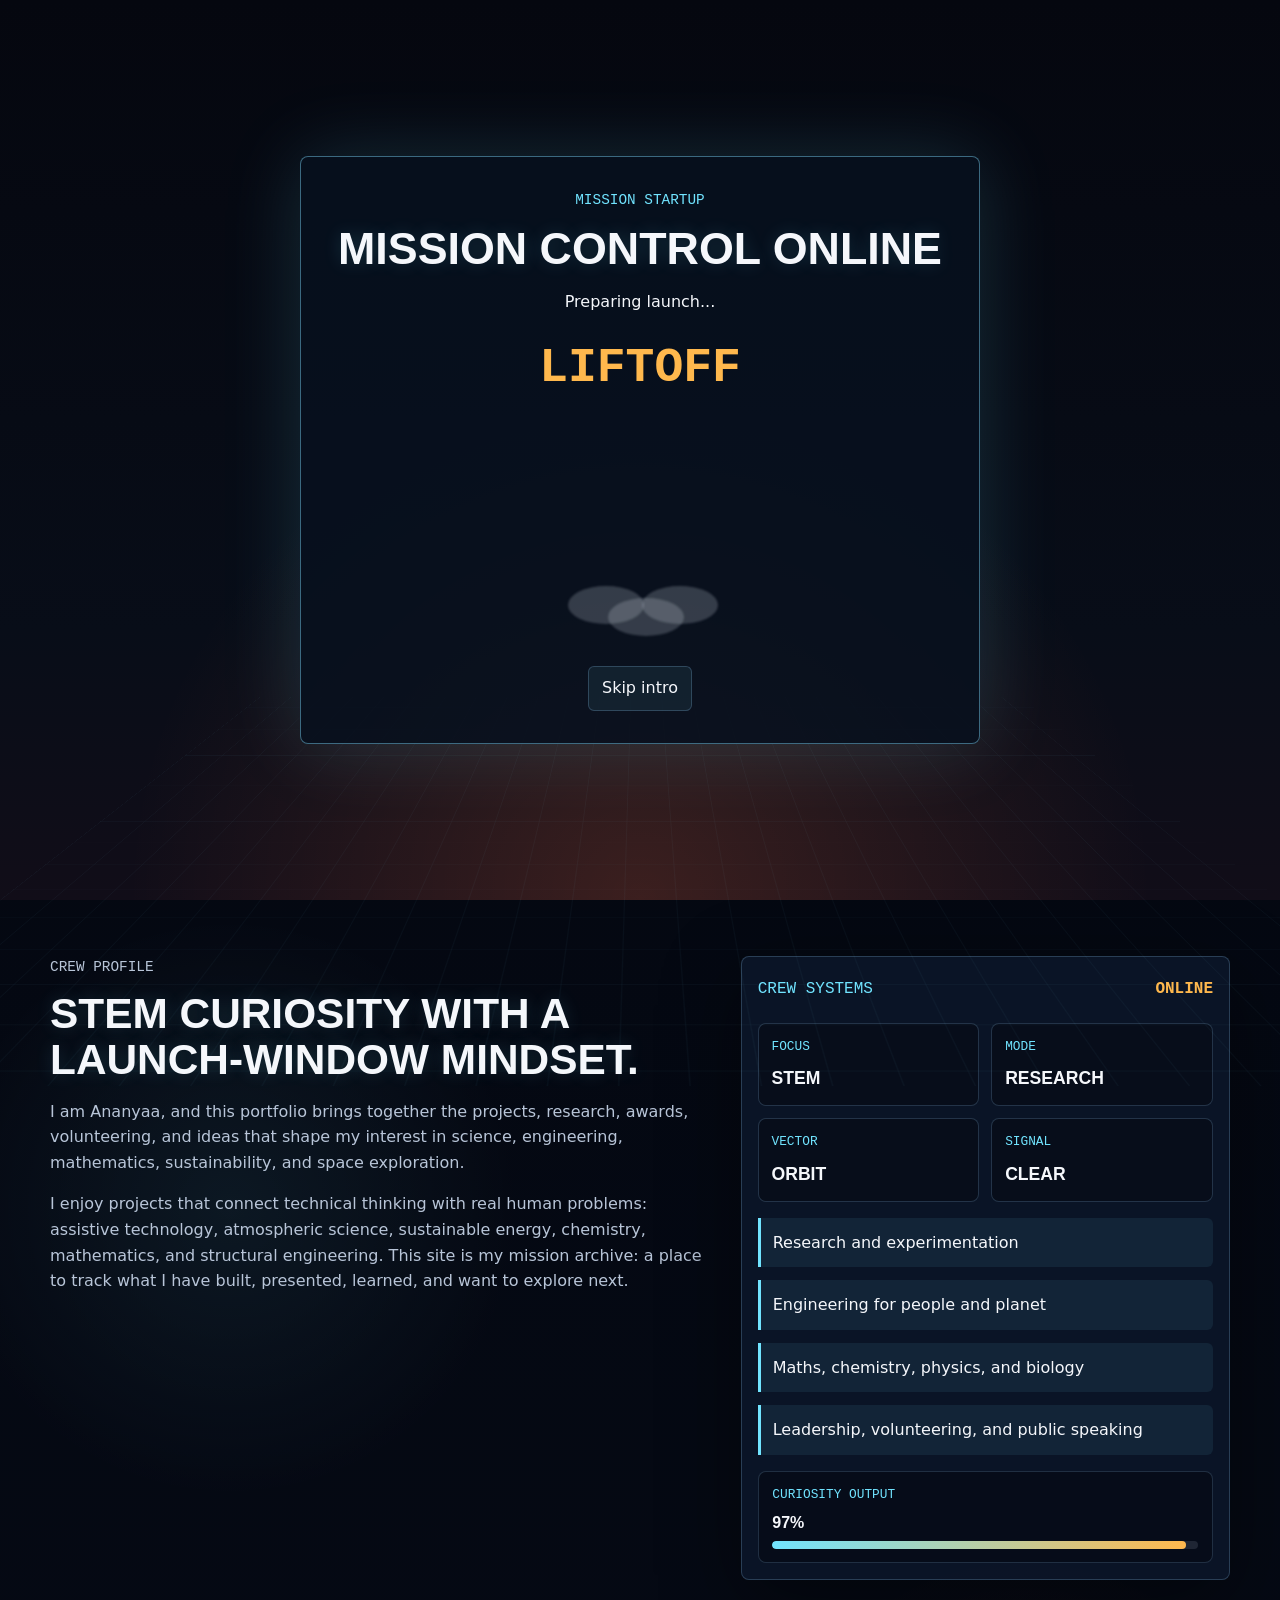
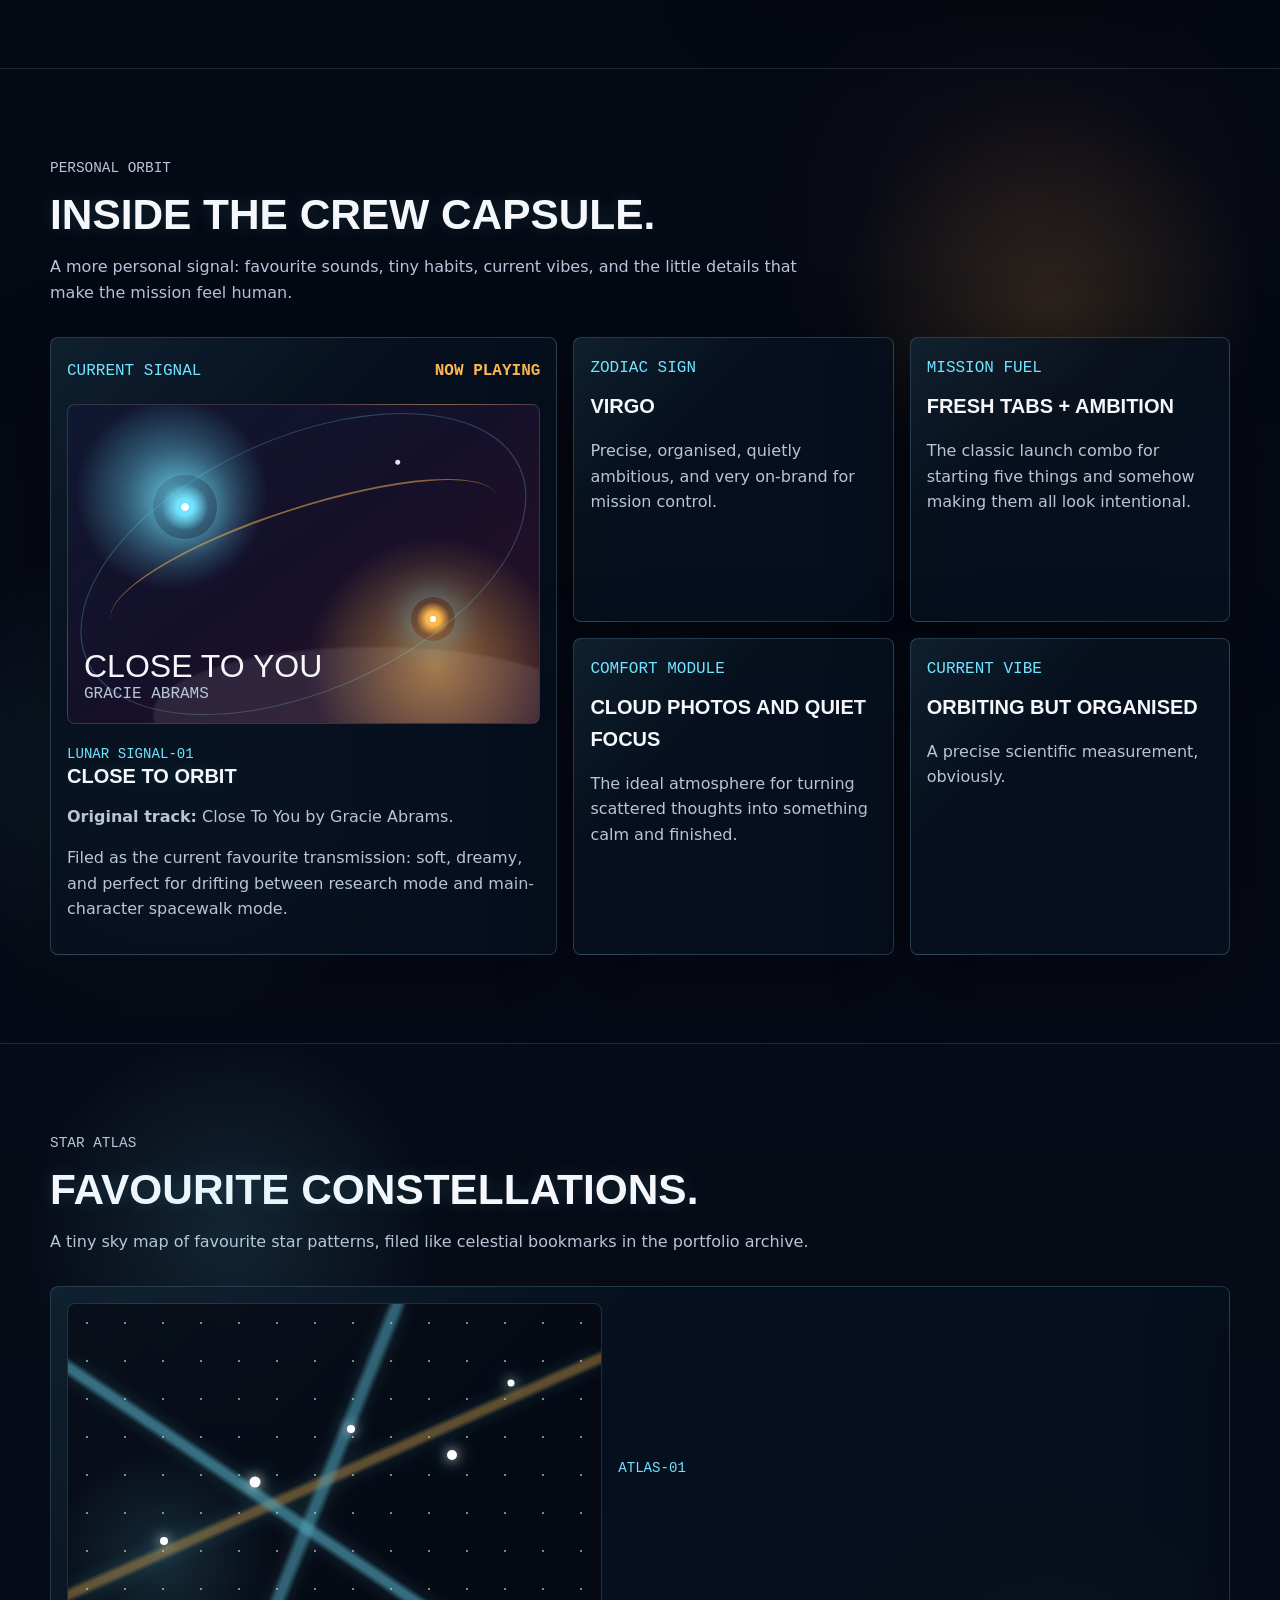
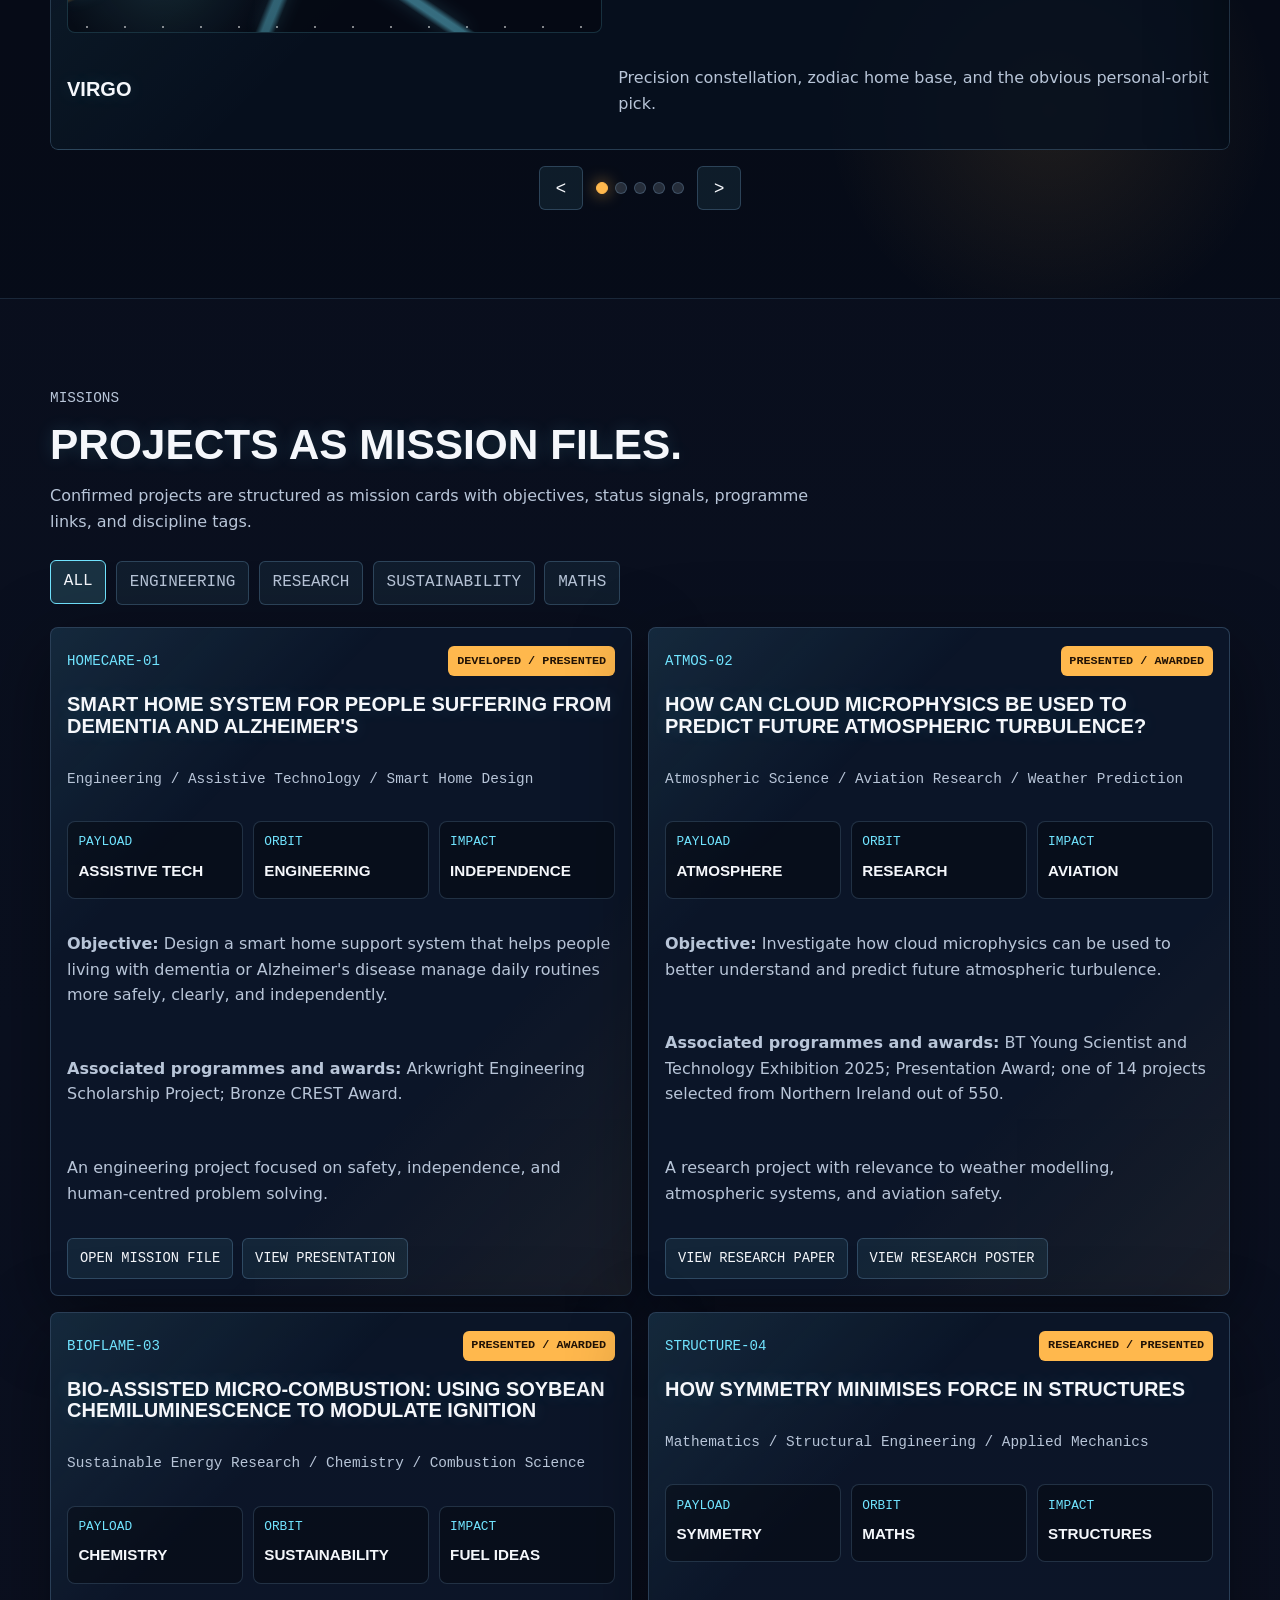
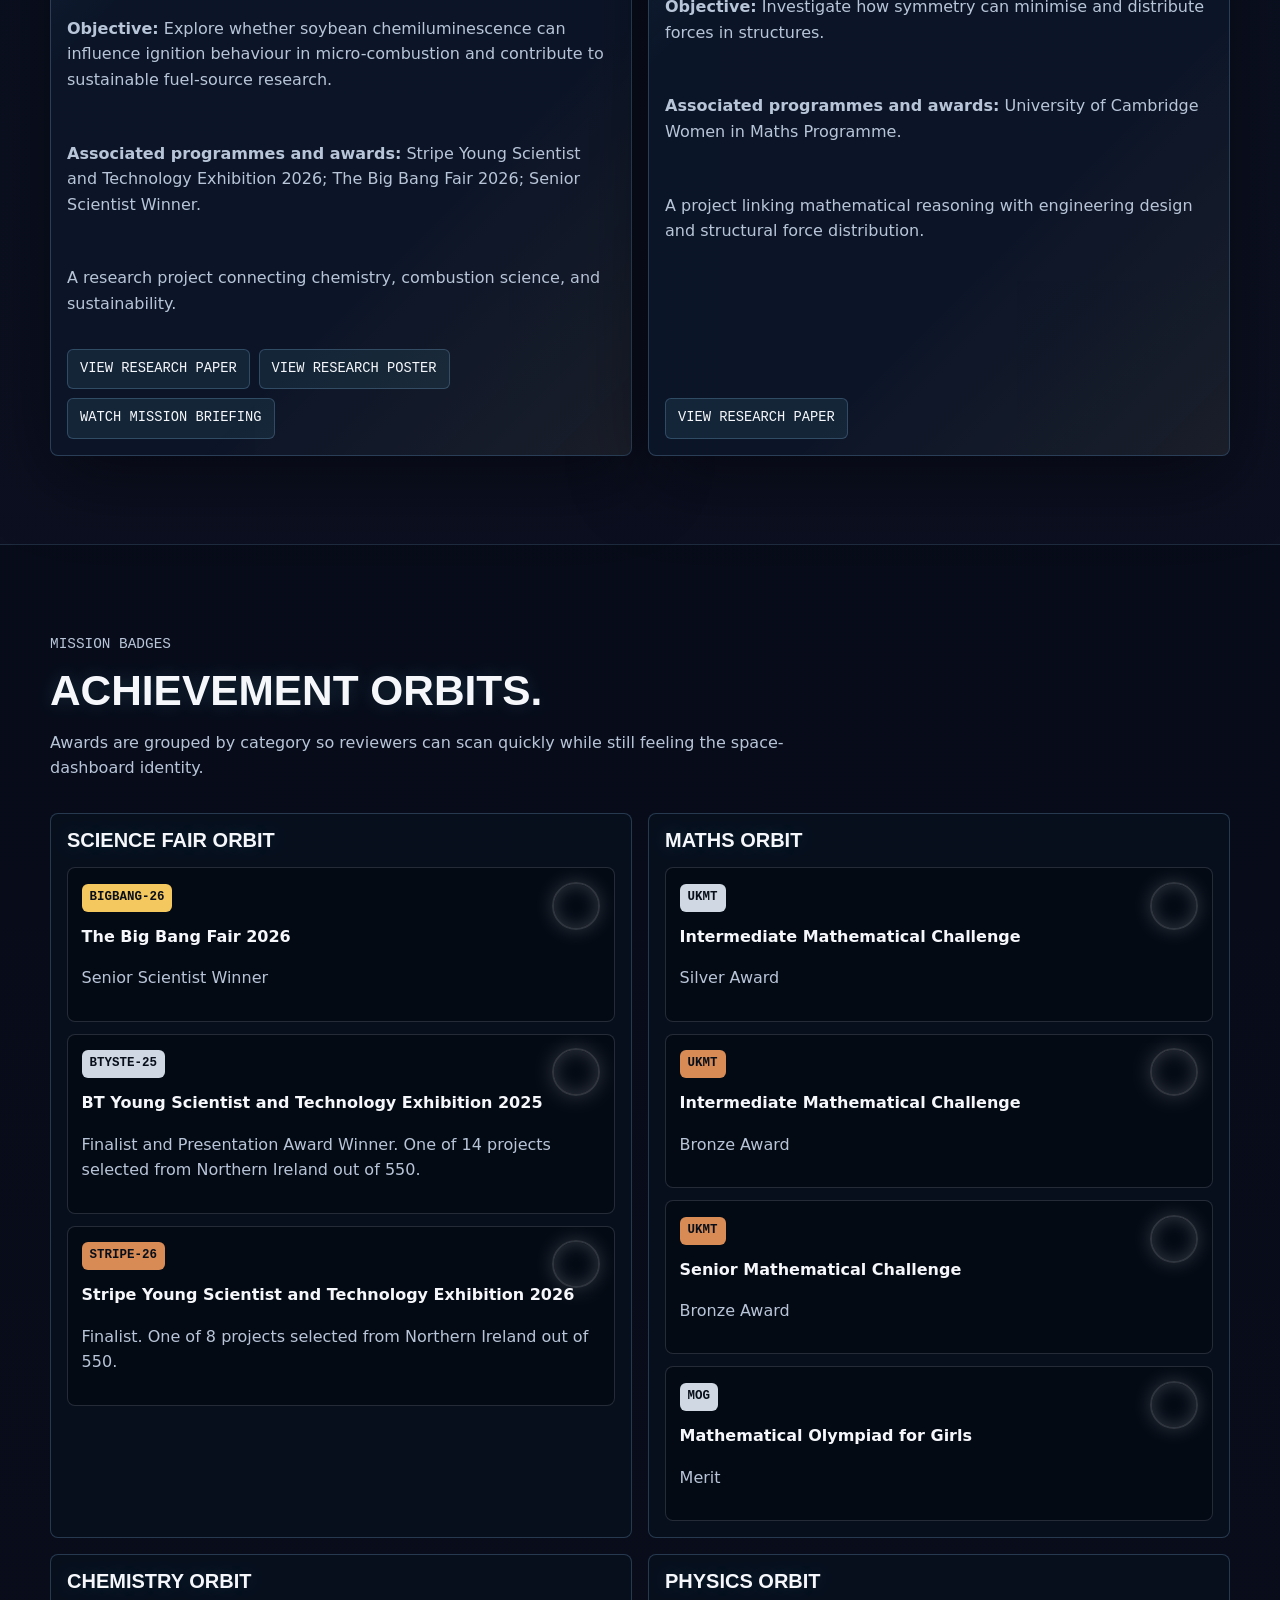
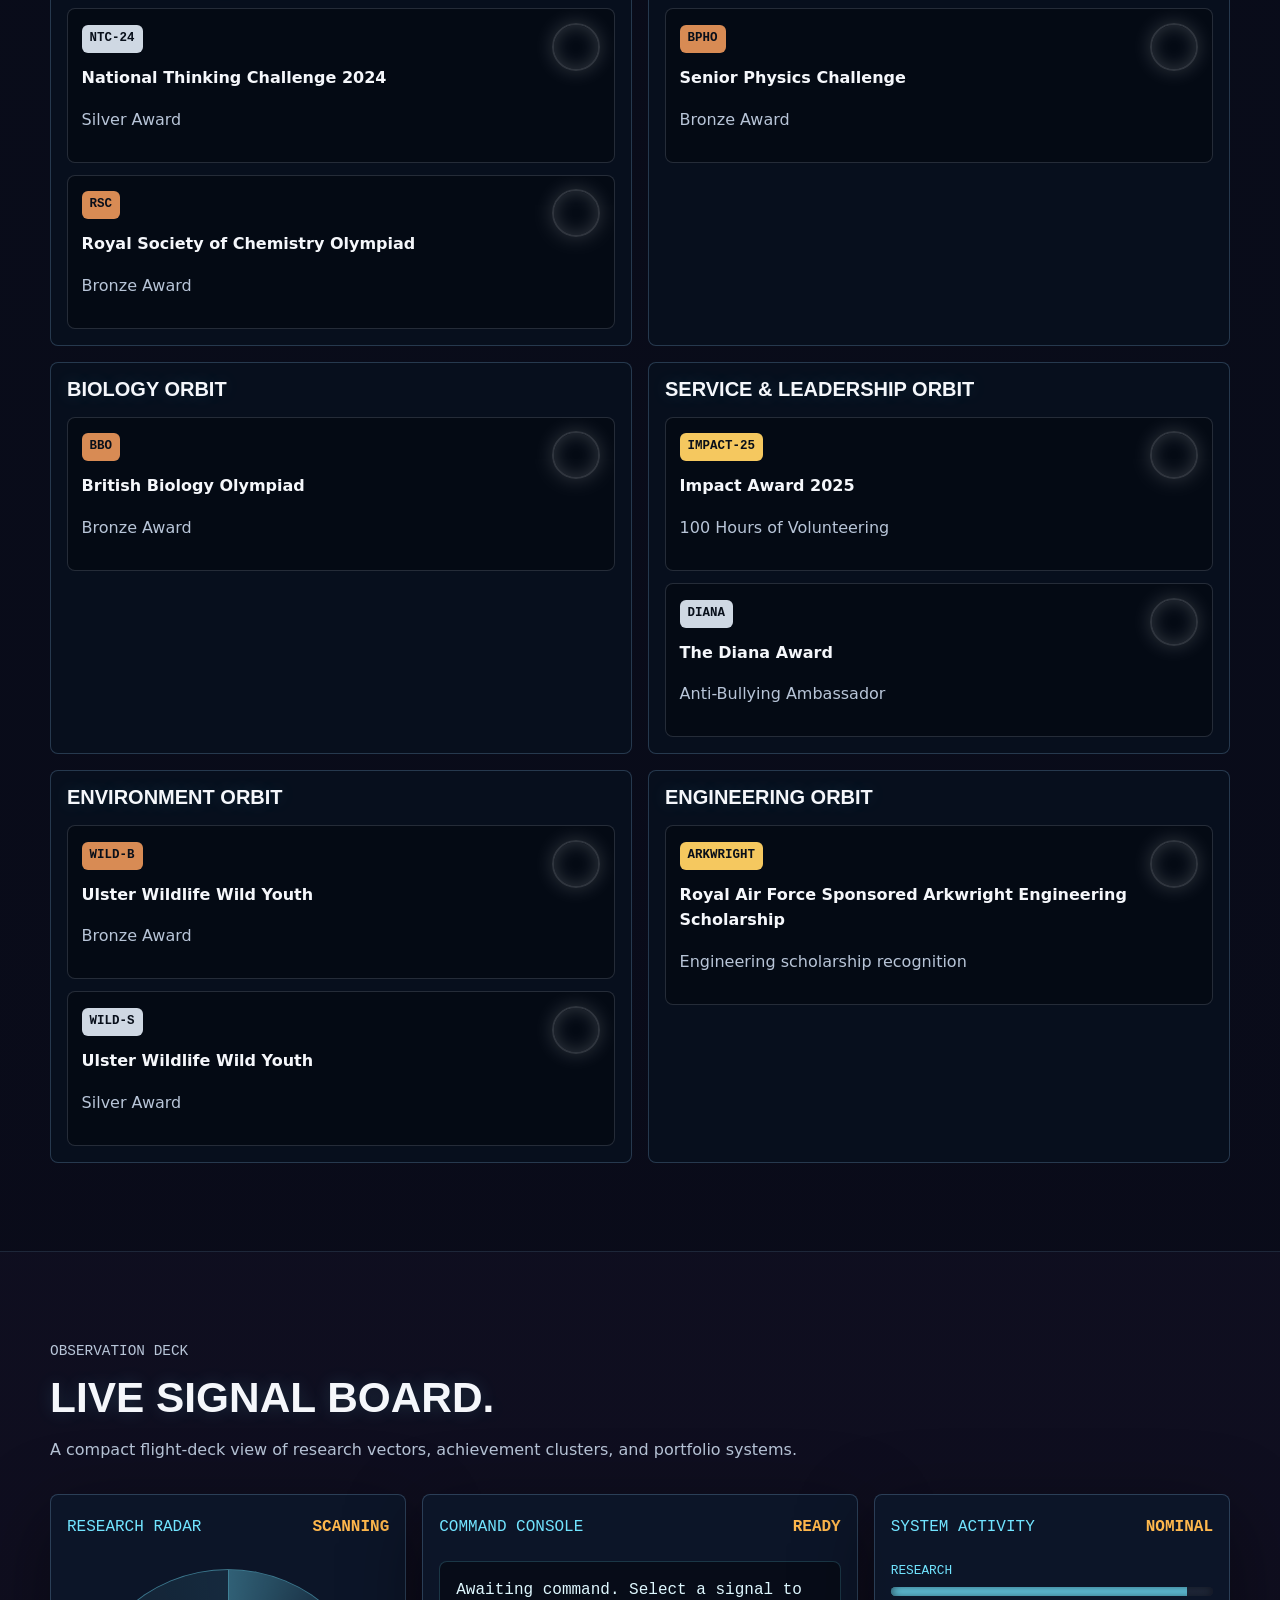
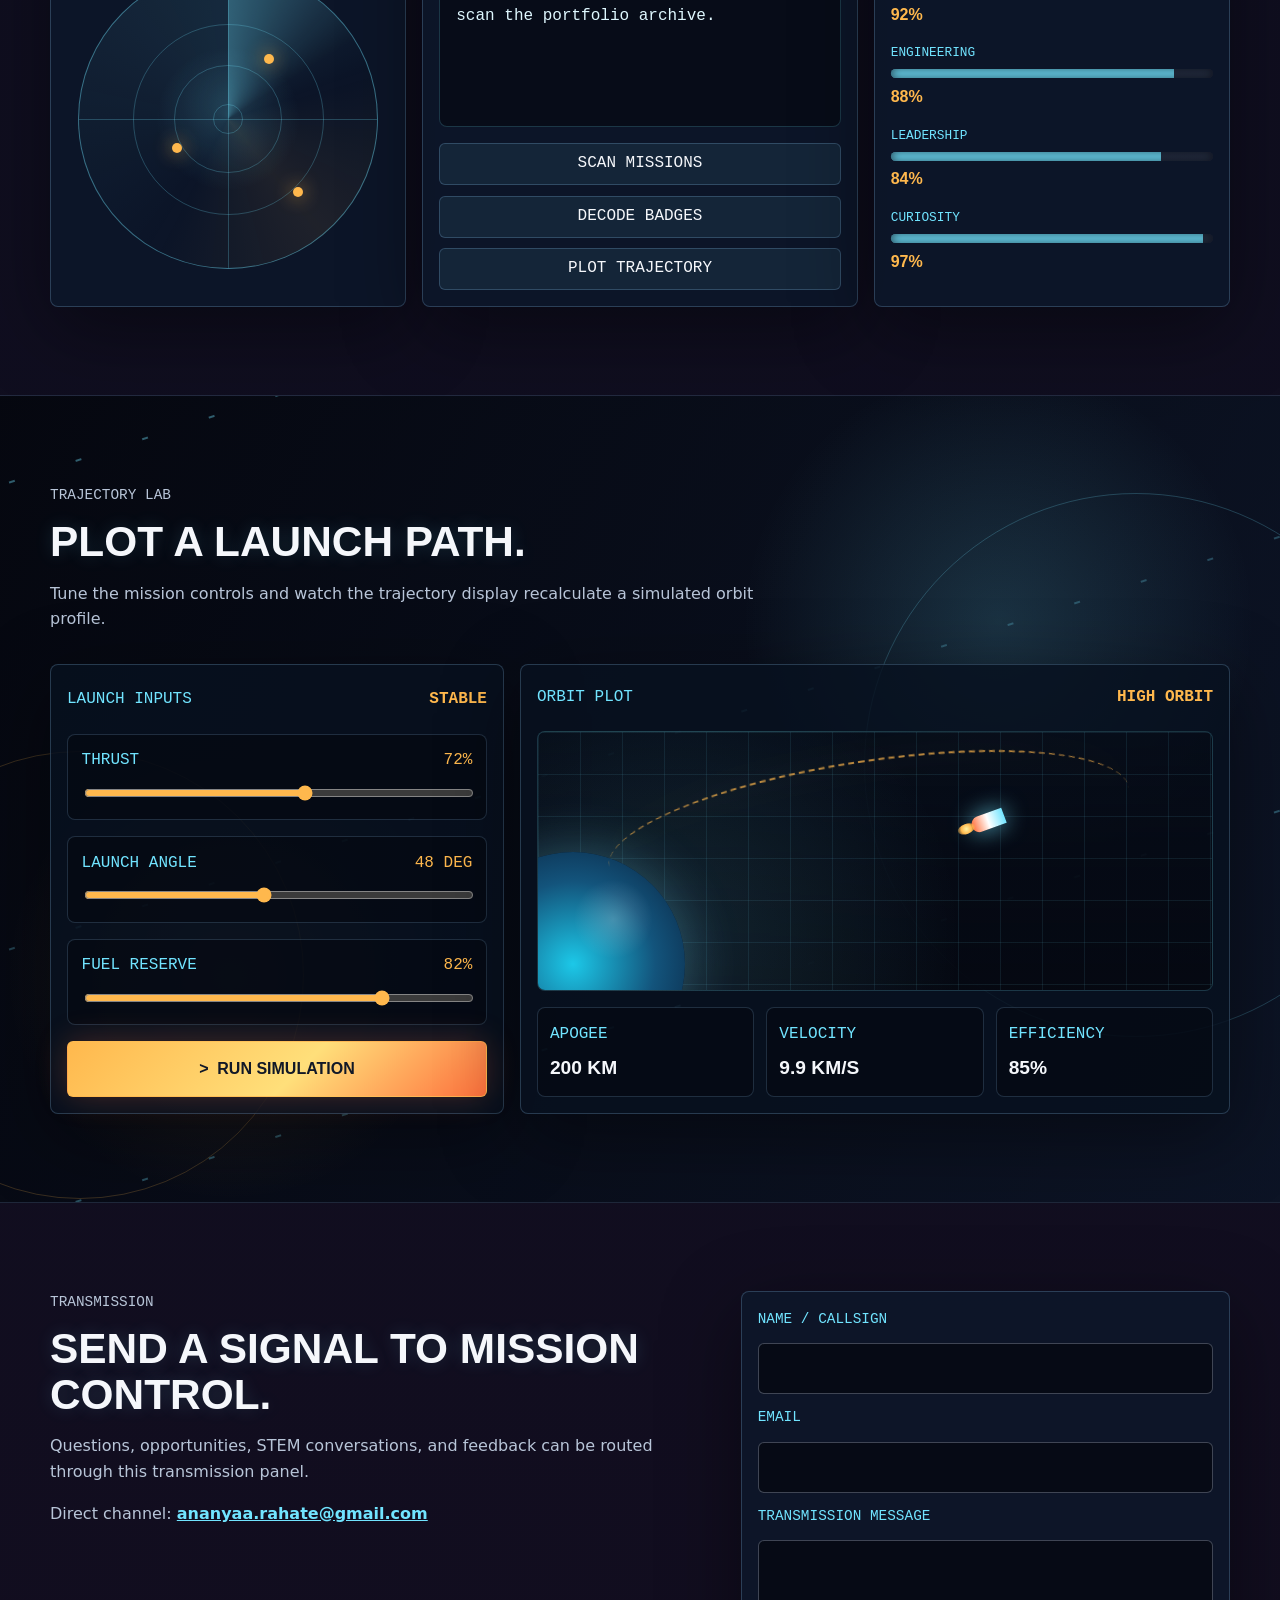
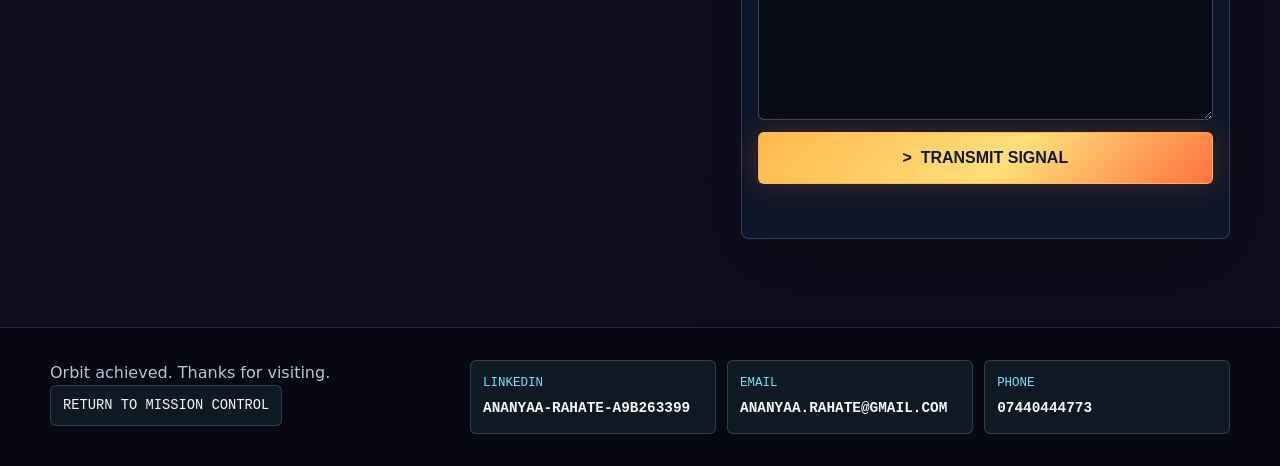
<file: index.html>
<!DOCTYPE html>
<html lang="en">
<head>
  <meta charset="UTF-8">
  <meta name="viewport" content="width=device-width, initial-scale=1.0">
  <meta name="color-scheme" content="dark">
  <meta name="description" content="A rocketry-themed STEM portfolio showcasing projects, research, awards, interactive trajectory tools, and contact details.">
  <title>Ananyaa Rahate | Mission Control Portfolio</title>
  <link rel="preload" href="assets/images/mission-control-hero.png" as="image">
  <link rel="stylesheet" href="styles.css">
  <script>document.documentElement.classList.add('js');</script>
</head>
<body>
  <a class="skip-link" href="#mission-control">Skip to mission control</a>

  <div class="launch-intro" id="launchIntro" role="dialog" aria-labelledby="launchTitle" aria-describedby="launchStatus">
    <div class="launch-grid" aria-hidden="true"></div>
    <div class="launch-sequence">
      <p class="eyebrow">Mission startup</p>
      <h1 id="launchTitle">Mission Control Online</h1>
      <p id="launchStatus">Preparing launch...</p>
      <div class="countdown" id="countdownValue" aria-live="polite">T-5</div>
      <div class="launchpad" aria-hidden="true">
        <div class="intro-rocket">
          <span class="rocket-nose"></span>
          <span class="rocket-body"></span>
          <span class="rocket-window"></span>
          <span class="rocket-fin rocket-fin-left"></span>
          <span class="rocket-fin rocket-fin-right"></span>
          <span class="rocket-flame"></span>
        </div>
        <div class="smoke smoke-one"></div>
        <div class="smoke smoke-two"></div>
        <div class="smoke smoke-three"></div>
      </div>
      <button class="intro-skip" type="button" id="skipIntro">Skip intro</button>
    </div>
  </div>

  <div class="space-backdrop" aria-hidden="true"></div>
  <div class="trail-layer" id="trailLayer" aria-hidden="true"></div>
  <div class="rocket-cursor" id="rocketCursor" aria-hidden="true">
    <span class="cursor-nose"></span>
    <span class="cursor-body"></span>
    <span class="cursor-window"></span>
    <span class="cursor-fin cursor-fin-left"></span>
    <span class="cursor-fin cursor-fin-right"></span>
    <span class="cursor-flame"></span>
  </div>

  <header class="site-header">
    <nav class="nav-shell" aria-label="Primary navigation">
      <a class="brand-mark" href="#mission-control" aria-label="Mission Control home">
        <span class="brand-signal" aria-hidden="true"></span>
        <span>Ananyaa Rahate</span>
      </a>
      <button class="nav-toggle" type="button" aria-expanded="false" aria-controls="siteNav">
        <span class="nav-toggle-line"></span>
        <span class="nav-toggle-line"></span>
        <span class="nav-toggle-line"></span>
        <span class="sr-only">Menu</span>
      </button>
      <ul class="nav-links" id="siteNav">
        <li><a href="#mission-control">Mission Control</a></li>
        <li><a href="#crew-profile">Crew Profile</a></li>
        <li><a href="#personal-orbit">Personal Orbit</a></li>
        <li><a href="#constellation-atlas">Star Atlas</a></li>
        <li><a href="#missions">Missions</a></li>
        <li><a href="#badges">Mission Badges</a></li>
        <li><a href="#observation-deck">Observation Deck</a></li>
        <li><a href="#trajectory-lab">Trajectory Lab</a></li>
        <li><a href="#transmission">Transmission</a></li>
      </ul>
    </nav>
    <div class="orbit-progress" aria-hidden="true">
      <span id="orbitProgressBar"></span>
    </div>
  </header>

  <main>
    <section class="hero-section" id="mission-control">
      <div class="hero-media" aria-hidden="true">
        <img src="assets/images/mission-control-hero.png" alt="">
      </div>
      <div class="section-inner hero-inner">
        <div class="hero-content">
          <p class="eyebrow">Mission status: active</p>
          <h1>Mission Control Online</h1>
          <p class="hero-copy">Welcome to my rocketry-themed corner of the internet. This site tracks my projects, research, awards, ideas, and love for STEM and space exploration.</p>
          <p class="current-mission"><strong>Current Mission:</strong> Build something meaningful, learn along the way, and reach orbit one section at a time.</p>
          <div class="button-row">
            <a class="mission-button mission-button-primary" href="#missions"><span aria-hidden="true">&gt;</span> Begin Launch</a>
            <a class="mission-button" href="#transmission"><span aria-hidden="true">&gt;</span> Transmit Signal</a>
          </div>
        </div>
        <div class="hero-panel-stack">
          <div class="telemetry-grid" aria-label="Portfolio telemetry">
            <article class="telemetry-card">
              <span>Active mission</span>
              <strong>Portfolio Launch</strong>
            </article>
            <article class="telemetry-card">
              <span>Mission time</span>
              <strong id="missionClock">00:00:00 UTC</strong>
            </article>
            <article class="telemetry-card">
              <span>Orbit progress</span>
              <strong id="orbitProgressText">0%</strong>
            </article>
            <article class="telemetry-card">
              <span>Signal</span>
              <strong id="signalReadout">Strong</strong>
            </article>
          </div>
          <aside class="launch-checklist" aria-labelledby="checklistTitle">
            <div class="console-header">
              <span id="checklistTitle">Launch Readiness</span>
              <strong id="readinessText">100%</strong>
            </div>
            <div class="readiness-meter" aria-hidden="true"><span id="readinessFill"></span></div>
            <label><input type="checkbox" checked> Research archive armed</label>
            <label><input type="checkbox" checked> Mission badges calibrated</label>
            <label><input type="checkbox" checked> Transmission channel clear</label>
            <label><input type="checkbox" checked> Orbit path selected</label>
          </aside>
        </div>
      </div>
    </section>

    <section class="content-section profile-section" id="crew-profile">
      <div class="section-inner split-layout">
        <div>
          <p class="eyebrow">Crew profile</p>
          <h2>STEM curiosity with a launch-window mindset.</h2>
          <p>I am Ananyaa, and this portfolio brings together the projects, research, awards, volunteering, and ideas that shape my interest in science, engineering, mathematics, sustainability, and space exploration.</p>
          <p>I enjoy projects that connect technical thinking with real human problems: assistive technology, atmospheric science, sustainable energy, chemistry, mathematics, and structural engineering. This site is my mission archive: a place to track what I have built, presented, learned, and want to explore next.</p>
        </div>
        <aside class="profile-panel crew-console" aria-label="Crew interests">
          <div class="console-header">
            <span>Crew Systems</span>
            <strong>Online</strong>
          </div>
          <div class="readout-grid">
            <div><span>Focus</span><strong>STEM</strong></div>
            <div><span>Mode</span><strong>Research</strong></div>
            <div><span>Vector</span><strong>Orbit</strong></div>
            <div><span>Signal</span><strong>Clear</strong></div>
          </div>
          <ul class="signal-list">
            <li>Research and experimentation</li>
            <li>Engineering for people and planet</li>
            <li>Maths, chemistry, physics, and biology</li>
            <li>Leadership, volunteering, and public speaking</li>
          </ul>
          <div class="console-meter">
            <span>Curiosity output</span>
            <strong>97%</strong>
            <div><i></i></div>
          </div>
        </aside>
      </div>
    </section>

    <section class="content-section personal-section" id="personal-orbit">
      <div class="section-inner">
        <div class="section-heading">
          <p class="eyebrow">Personal Orbit</p>
          <h2>Inside the crew capsule.</h2>
          <p>A more personal signal: favourite sounds, tiny habits, current vibes, and the little details that make the mission feel human.</p>
        </div>

        <div class="personal-layout">
          <article class="song-module" aria-label="Current favorite song">
            <div class="console-header">
              <span>Current Signal</span>
              <strong>Now Playing</strong>
            </div>
            <div class="song-cover" aria-hidden="true">
              <span class="cover-star cover-star-one"></span>
              <span class="cover-star cover-star-two"></span>
              <span class="cover-orbit"></span>
              <span class="cover-title">Close To You</span>
              <span class="cover-artist">Gracie Abrams</span>
            </div>
            <div class="song-copy">
              <span class="mission-code">LUNAR SIGNAL-01</span>
              <h3>Close To Orbit</h3>
              <p><strong>Original track:</strong> Close To You by Gracie Abrams.</p>
              <p>Filed as the current favourite transmission: soft, dreamy, and perfect for drifting between research mode and main-character spacewalk mode.</p>
            </div>
          </article>

          <div class="personal-console">
            <article class="personal-card">
              <span>Zodiac Sign</span>
              <strong>Virgo</strong>
              <p>Precise, organised, quietly ambitious, and very on-brand for mission control.</p>
            </article>
            <article class="personal-card">
              <span>Mission Fuel</span>
              <strong>Fresh tabs + ambition</strong>
              <p>The classic launch combo for starting five things and somehow making them all look intentional.</p>
            </article>
            <article class="personal-card">
              <span>Comfort Module</span>
              <strong>Cloud photos and quiet focus</strong>
              <p>The ideal atmosphere for turning scattered thoughts into something calm and finished.</p>
            </article>
            <article class="personal-card">
              <span>Current Vibe</span>
              <strong>Orbiting but organised</strong>
              <p>A precise scientific measurement, obviously.</p>
            </article>
          </div>
        </div>
      </div>
    </section>

    <section class="content-section constellation-section" id="constellation-atlas">
      <div class="section-inner">
        <div class="section-heading">
          <p class="eyebrow">Star Atlas</p>
          <h2>Favourite constellations.</h2>
          <p>A tiny sky map of favourite star patterns, filed like celestial bookmarks in the portfolio archive.</p>
        </div>

        <div class="constellation-carousel" aria-label="Favourite star constellations">
          <div class="constellation-viewport">
            <div class="constellation-track" id="constellationTrack">
              <article class="constellation-card virgo-map" aria-label="Virgo constellation">
                <div class="constellation-map" aria-hidden="true">
                  <span class="star s1"></span>
                  <span class="star s2"></span>
                  <span class="star s3"></span>
                  <span class="star s4"></span>
                  <span class="star s5"></span>
                </div>
                <span class="mission-code">ATLAS-01</span>
                <h3>Virgo</h3>
                <p>Precision constellation, zodiac home base, and the obvious personal-orbit pick.</p>
              </article>

              <article class="constellation-card orion-map" aria-label="Orion constellation">
                <div class="constellation-map" aria-hidden="true">
                  <span class="star s1"></span>
                  <span class="star s2"></span>
                  <span class="star s3"></span>
                  <span class="star s4"></span>
                  <span class="star s5"></span>
                  <span class="star s6"></span>
                </div>
                <span class="mission-code">ATLAS-02</span>
                <h3>Orion</h3>
                <p>Iconic, easy to spot, and dramatic enough to feel like the main character of the winter sky.</p>
              </article>

              <article class="constellation-card lyra-map" aria-label="Lyra constellation">
                <div class="constellation-map" aria-hidden="true">
                  <span class="star s1"></span>
                  <span class="star s2"></span>
                  <span class="star s3"></span>
                  <span class="star s4"></span>
                  <span class="star s5"></span>
                </div>
                <span class="mission-code">ATLAS-03</span>
                <h3>Lyra</h3>
                <p>Small, bright, musical, and perfect for linking the space theme with the current song signal.</p>
              </article>

              <article class="constellation-card cassiopeia-map" aria-label="Cassiopeia constellation">
                <div class="constellation-map" aria-hidden="true">
                  <span class="star s1"></span>
                  <span class="star s2"></span>
                  <span class="star s3"></span>
                  <span class="star s4"></span>
                  <span class="star s5"></span>
                </div>
                <span class="mission-code">ATLAS-04</span>
                <h3>Cassiopeia</h3>
                <p>A clean zig-zag signal in the sky, which makes it feel like a cosmic signature.</p>
              </article>

              <article class="constellation-card andromeda-map" aria-label="Andromeda constellation">
                <div class="constellation-map" aria-hidden="true">
                  <span class="star s1"></span>
                  <span class="star s2"></span>
                  <span class="star s3"></span>
                  <span class="star s4"></span>
                  <span class="star s5"></span>
                  <span class="star s6"></span>
                </div>
                <span class="mission-code">ATLAS-05</span>
                <h3>Andromeda</h3>
                <p>Elegant, far-reaching, and a little mysterious, like a signal from somewhere bigger than the map.</p>
              </article>
            </div>
          </div>

          <div class="constellation-controls">
            <button type="button" class="constellation-button" id="constellationPrev" aria-label="Previous constellation">&lt;</button>
            <div class="constellation-dots" id="constellationDots" aria-label="Constellation position"></div>
            <button type="button" class="constellation-button" id="constellationNext" aria-label="Next constellation">&gt;</button>
          </div>
        </div>
      </div>
    </section>

    <section class="content-section missions-section" id="missions">
      <div class="section-inner">
        <div class="section-heading">
          <p class="eyebrow">Missions</p>
          <h2>Projects as mission files.</h2>
          <p>Confirmed projects are structured as mission cards with objectives, status signals, programme links, and discipline tags.</p>
        </div>

        <div class="filter-bar" aria-label="Filter missions by discipline">
          <button type="button" class="filter-chip is-active" data-filter-button="all" aria-pressed="true">All</button>
          <button type="button" class="filter-chip" data-filter-button="engineering" aria-pressed="false">Engineering</button>
          <button type="button" class="filter-chip" data-filter-button="research" aria-pressed="false">Research</button>
          <button type="button" class="filter-chip" data-filter-button="sustainability" aria-pressed="false">Sustainability</button>
          <button type="button" class="filter-chip" data-filter-button="maths" aria-pressed="false">Maths</button>
        </div>

        <div class="mission-grid">
          <article class="mission-card" data-mission-tags="engineering technology">
            <div class="mission-card-header">
              <span class="mission-code">HOMECARE-01</span>
              <span class="status-chip">Developed / Presented</span>
            </div>
            <h3>Smart Home System for People Suffering from Dementia and Alzheimer's</h3>
            <p class="mission-type">Engineering / Assistive Technology / Smart Home Design</p>
            <ul class="mission-stats">
              <li><span>Payload</span><strong>Assistive Tech</strong></li>
              <li><span>Orbit</span><strong>Engineering</strong></li>
              <li><span>Impact</span><strong>Independence</strong></li>
            </ul>
            <p><strong>Objective:</strong> Design a smart home support system that helps people living with dementia or Alzheimer's disease manage daily routines more safely, clearly, and independently.</p>
            <p><strong>Associated programmes and awards:</strong> Arkwright Engineering Scholarship Project; Bronze CREST Award.</p>
            <p>An engineering project focused on safety, independence, and human-centred problem solving.</p>
            <div class="link-row">
              <a href="https://drive.google.com/file/d/1eRpVvh71k7m3PlLNyGZNcJ6mNWqgGX3T/view?usp=drive_link" target="_blank" rel="noreferrer">Open Mission File</a>
              <a href="https://drive.google.com/file/d/1t60ok-nPQEKyPhRcy5CLDSNNdgZFiKXl/view?usp=drive_link" target="_blank" rel="noreferrer">View Presentation</a>
            </div>
          </article>

          <article class="mission-card" data-mission-tags="research science">
            <div class="mission-card-header">
              <span class="mission-code">ATMOS-02</span>
              <span class="status-chip">Presented / Awarded</span>
            </div>
            <h3>How Can Cloud Microphysics Be Used to Predict Future Atmospheric Turbulence?</h3>
            <p class="mission-type">Atmospheric Science / Aviation Research / Weather Prediction</p>
            <ul class="mission-stats">
              <li><span>Payload</span><strong>Atmosphere</strong></li>
              <li><span>Orbit</span><strong>Research</strong></li>
              <li><span>Impact</span><strong>Aviation</strong></li>
            </ul>
            <p><strong>Objective:</strong> Investigate how cloud microphysics can be used to better understand and predict future atmospheric turbulence.</p>
            <p><strong>Associated programmes and awards:</strong> BT Young Scientist and Technology Exhibition 2025; Presentation Award; one of 14 projects selected from Northern Ireland out of 550.</p>
            <p>A research project with relevance to weather modelling, atmospheric systems, and aviation safety.</p>
            <div class="link-row">
              <a href="https://drive.google.com/file/d/1hPQfZ14gEXfZrtAFTF50_5hASac-B-iH/view?usp=drive_link" target="_blank" rel="noreferrer">View Research Paper</a>
              <a href="https://drive.google.com/file/d/1tyoGC7eUCzr_AEEwWBalH4vI7Jy99yXV/view?usp=drive_link" target="_blank" rel="noreferrer">View Research Poster</a>
            </div>
          </article>

          <article class="mission-card" data-mission-tags="research sustainability chemistry">
            <div class="mission-card-header">
              <span class="mission-code">BIOFLAME-03</span>
              <span class="status-chip">Presented / Awarded</span>
            </div>
            <h3>Bio-assisted Micro-Combustion: Using Soybean Chemiluminescence to Modulate Ignition</h3>
            <p class="mission-type">Sustainable Energy Research / Chemistry / Combustion Science</p>
            <ul class="mission-stats">
              <li><span>Payload</span><strong>Chemistry</strong></li>
              <li><span>Orbit</span><strong>Sustainability</strong></li>
              <li><span>Impact</span><strong>Fuel Ideas</strong></li>
            </ul>
            <p><strong>Objective:</strong> Explore whether soybean chemiluminescence can influence ignition behaviour in micro-combustion and contribute to sustainable fuel-source research.</p>
            <p><strong>Associated programmes and awards:</strong> Stripe Young Scientist and Technology Exhibition 2026; The Big Bang Fair 2026; Senior Scientist Winner.</p>
            <p>A research project connecting chemistry, combustion science, and sustainability.</p>
            <div class="link-row">
              <a href="https://drive.google.com/file/d/1emOb2iIsvQ3Qne5-2EuhqPtaq9pKK2N-/view?usp=drive_link" target="_blank" rel="noreferrer">View Research Paper</a>
              <a href="https://drive.google.com/file/d/14XB0ihSXpZ_4B84DQG6OJ4urwkZKFfdD/view?usp=drive_link" target="_blank" rel="noreferrer">View Research Poster</a>
              <a href="https://drive.google.com/file/d/1Jro9rGesRuw-bJA4fr4xM7JJZVFgLd8L/view?usp=drive_link" target="_blank" rel="noreferrer">Watch Mission Briefing</a>
            </div>
          </article>

          <article class="mission-card" data-mission-tags="maths engineering">
            <div class="mission-card-header">
              <span class="mission-code">STRUCTURE-04</span>
              <span class="status-chip">Researched / Presented</span>
            </div>
            <h3>How Symmetry Minimises Force in Structures</h3>
            <p class="mission-type">Mathematics / Structural Engineering / Applied Mechanics</p>
            <ul class="mission-stats">
              <li><span>Payload</span><strong>Symmetry</strong></li>
              <li><span>Orbit</span><strong>Maths</strong></li>
              <li><span>Impact</span><strong>Structures</strong></li>
            </ul>
            <p><strong>Objective:</strong> Investigate how symmetry can minimise and distribute forces in structures.</p>
            <p><strong>Associated programmes and awards:</strong> University of Cambridge Women in Maths Programme.</p>
            <p>A project linking mathematical reasoning with engineering design and structural force distribution.</p>
            <div class="link-row">
              <a href="https://drive.google.com/file/d/1q_FI931_uS82cS9iaQART3Pb0qrDTcvL/view?usp=drive_link" target="_blank" rel="noreferrer">View Research Paper</a>
            </div>
          </article>
        </div>
      </div>
    </section>

    <section class="content-section badges-section" id="badges">
      <div class="section-inner">
        <div class="section-heading">
          <p class="eyebrow">Mission badges</p>
          <h2>Achievement orbits.</h2>
          <p>Awards are grouped by category so reviewers can scan quickly while still feeling the space-dashboard identity.</p>
        </div>

        <div class="orbit-grid">
          <article class="orbit-card">
            <h3>Science Fair Orbit</h3>
            <div class="badge-list">
              <div class="badge-card gold"><span>BIGBANG-26</span><strong>The Big Bang Fair 2026</strong><p>Senior Scientist Winner</p></div>
              <div class="badge-card silver"><span>BTYSTE-25</span><strong>BT Young Scientist and Technology Exhibition 2025</strong><p>Finalist and Presentation Award Winner. One of 14 projects selected from Northern Ireland out of 550.</p></div>
              <div class="badge-card bronze"><span>STRIPE-26</span><strong>Stripe Young Scientist and Technology Exhibition 2026</strong><p>Finalist. One of 8 projects selected from Northern Ireland out of 550.</p></div>
            </div>
          </article>

          <article class="orbit-card">
            <h3>Maths Orbit</h3>
            <div class="badge-list">
              <div class="badge-card silver"><span>UKMT</span><strong>Intermediate Mathematical Challenge</strong><p>Silver Award</p></div>
              <div class="badge-card bronze"><span>UKMT</span><strong>Intermediate Mathematical Challenge</strong><p>Bronze Award</p></div>
              <div class="badge-card bronze"><span>UKMT</span><strong>Senior Mathematical Challenge</strong><p>Bronze Award</p></div>
              <div class="badge-card silver"><span>MOG</span><strong>Mathematical Olympiad for Girls</strong><p>Merit</p></div>
            </div>
          </article>

          <article class="orbit-card">
            <h3>Chemistry Orbit</h3>
            <div class="badge-list">
              <div class="badge-card silver"><span>NTC-24</span><strong>National Thinking Challenge 2024</strong><p>Silver Award</p></div>
              <div class="badge-card bronze"><span>RSC</span><strong>Royal Society of Chemistry Olympiad</strong><p>Bronze Award</p></div>
            </div>
          </article>

          <article class="orbit-card">
            <h3>Physics Orbit</h3>
            <div class="badge-list">
              <div class="badge-card bronze"><span>BPhO</span><strong>Senior Physics Challenge</strong><p>Bronze Award</p></div>
            </div>
          </article>

          <article class="orbit-card">
            <h3>Biology Orbit</h3>
            <div class="badge-list">
              <div class="badge-card bronze"><span>BBO</span><strong>British Biology Olympiad</strong><p>Bronze Award</p></div>
            </div>
          </article>

          <article class="orbit-card">
            <h3>Service &amp; Leadership Orbit</h3>
            <div class="badge-list">
              <div class="badge-card gold"><span>IMPACT-25</span><strong>Impact Award 2025</strong><p>100 Hours of Volunteering</p></div>
              <div class="badge-card silver"><span>DIANA</span><strong>The Diana Award</strong><p>Anti-Bullying Ambassador</p></div>
            </div>
          </article>

          <article class="orbit-card">
            <h3>Environment Orbit</h3>
            <div class="badge-list">
              <div class="badge-card bronze"><span>WILD-B</span><strong>Ulster Wildlife Wild Youth</strong><p>Bronze Award</p></div>
              <div class="badge-card silver"><span>WILD-S</span><strong>Ulster Wildlife Wild Youth</strong><p>Silver Award</p></div>
            </div>
          </article>

          <article class="orbit-card">
            <h3>Engineering Orbit</h3>
            <div class="badge-list">
              <div class="badge-card gold"><span>ARKWRIGHT</span><strong>Royal Air Force Sponsored Arkwright Engineering Scholarship</strong><p>Engineering scholarship recognition</p></div>
            </div>
          </article>
        </div>
      </div>
    </section>

    <section class="content-section deck-section" id="observation-deck">
      <div class="section-inner">
        <div class="section-heading">
          <p class="eyebrow">Observation Deck</p>
          <h2>Live signal board.</h2>
          <p>A compact flight-deck view of research vectors, achievement clusters, and portfolio systems.</p>
        </div>

        <div class="deck-layout">
          <article class="radar-panel" aria-label="Research radar">
            <div class="console-header">
              <span>Research Radar</span>
              <strong>Scanning</strong>
            </div>
            <div class="radar-screen" aria-hidden="true">
              <span class="radar-ring ring-one"></span>
              <span class="radar-ring ring-two"></span>
              <span class="radar-ring ring-three"></span>
              <span class="radar-sweep"></span>
              <i class="ping ping-one"></i>
              <i class="ping ping-two"></i>
              <i class="ping ping-three"></i>
            </div>
          </article>

          <article class="console-panel" aria-labelledby="consoleTitle">
            <div class="console-header">
              <span id="consoleTitle">Command Console</span>
              <strong>Ready</strong>
            </div>
            <p class="console-output" id="consoleOutput">Awaiting command. Select a signal to scan the portfolio archive.</p>
            <div class="console-actions">
              <button type="button" data-console-command="missions">Scan Missions</button>
              <button type="button" data-console-command="badges">Decode Badges</button>
              <button type="button" data-console-command="trajectory">Plot Trajectory</button>
            </div>
          </article>

          <article class="systems-panel" aria-label="System activity">
            <div class="console-header">
              <span>System Activity</span>
              <strong>Nominal</strong>
            </div>
            <div class="system-row"><span>Research</span><i style="--level: 92%"></i><strong>92%</strong></div>
            <div class="system-row"><span>Engineering</span><i style="--level: 88%"></i><strong>88%</strong></div>
            <div class="system-row"><span>Leadership</span><i style="--level: 84%"></i><strong>84%</strong></div>
            <div class="system-row"><span>Curiosity</span><i style="--level: 97%"></i><strong>97%</strong></div>
          </article>
        </div>
      </div>
    </section>

    <section class="content-section trajectory-section" id="trajectory-lab">
      <div class="trajectory-field" aria-hidden="true">
        <span class="star-stream stream-one"></span>
        <span class="star-stream stream-two"></span>
        <span class="star-stream stream-three"></span>
        <span class="orbit-arc arc-one"></span>
        <span class="orbit-arc arc-two"></span>
      </div>
      <div class="section-inner">
        <div class="section-heading">
          <p class="eyebrow">Trajectory Lab</p>
          <h2>Plot a launch path.</h2>
          <p>Tune the mission controls and watch the trajectory display recalculate a simulated orbit profile.</p>
        </div>

        <div class="trajectory-lab">
          <form class="trajectory-controls" aria-label="Trajectory controls">
            <div class="console-header">
              <span>Launch Inputs</span>
              <strong id="trajectoryStatus">Stable</strong>
            </div>
            <label for="thrustControl">
              <span>Thrust</span>
              <output id="thrustValue" for="thrustControl">72%</output>
              <input id="thrustControl" type="range" min="35" max="100" value="72">
            </label>
            <label for="angleControl">
              <span>Launch Angle</span>
              <output id="angleValue" for="angleControl">48 deg</output>
              <input id="angleControl" type="range" min="25" max="75" value="48">
            </label>
            <label for="fuelControl">
              <span>Fuel Reserve</span>
              <output id="fuelValue" for="fuelControl">82%</output>
              <input id="fuelControl" type="range" min="20" max="100" value="82">
            </label>
            <button class="mission-button mission-button-primary" type="button" id="runTrajectory"><span aria-hidden="true">&gt;</span> Run Simulation</button>
          </form>

          <article class="trajectory-display" aria-label="Trajectory display">
            <div class="console-header">
              <span>Orbit Plot</span>
              <strong id="orbitClass">Low Orbit</strong>
            </div>
            <div class="orbit-stage" aria-hidden="true">
              <span class="planet-core"></span>
              <span class="plot-line"></span>
              <span class="plot-rocket" id="plotRocket"></span>
            </div>
            <div class="trajectory-readouts">
              <div><span>Apogee</span><strong id="apogeeReadout">128 km</strong></div>
              <div><span>Velocity</span><strong id="velocityReadout">7.8 km/s</strong></div>
              <div><span>Efficiency</span><strong id="efficiencyReadout">84%</strong></div>
            </div>
          </article>
        </div>
      </div>
    </section>

    <section class="content-section transmission-section" id="transmission">
      <div class="section-inner split-layout">
        <div>
          <p class="eyebrow">Transmission</p>
          <h2>Send a signal to mission control.</h2>
          <p>Questions, opportunities, STEM conversations, and feedback can be routed through this transmission panel.</p>
          <p class="contact-email">Direct channel: <a href="mailto:ananyaa.rahate@gmail.com">ananyaa.rahate@gmail.com</a></p>
        </div>
        <form class="transmission-form" id="contactForm" action="mailto:ananyaa.rahate@gmail.com" method="post" enctype="text/plain">
          <label for="name">Name / Callsign</label>
          <input id="name" name="name" type="text" autocomplete="name" required>

          <label for="email">Email</label>
          <input id="email" name="email" type="email" autocomplete="email" required>

          <label for="message">Transmission Message</label>
          <textarea id="message" name="message" rows="6" required></textarea>

          <button class="mission-button mission-button-primary" type="submit"><span aria-hidden="true">&gt;</span> Transmit Signal</button>
          <p class="form-status" id="formStatus" role="status" aria-live="polite"></p>
        </form>
      </div>
    </section>
  </main>

  <footer class="site-footer">
    <div class="section-inner footer-inner">
      <div>
        <p>Orbit achieved. Thanks for visiting.</p>
        <a href="#mission-control">Return to Mission Control</a>
      </div>
      <address class="footer-contact" aria-label="Contact details">
        <a href="https://www.linkedin.com/in/ananyaa-rahate-a9b263399/" target="_blank" rel="noreferrer">
          <span>LinkedIn</span>
          <strong>ananyaa-rahate-a9b263399</strong>
        </a>
        <a href="mailto:ananyaa.rahate@gmail.com">
          <span>Email</span>
          <strong>ananyaa.rahate@gmail.com</strong>
        </a>
        <a href="tel:+447440444773">
          <span>Phone</span>
          <strong>07440444773</strong>
        </a>
      </address>
    </div>
  </footer>

  <script src="script.js"></script>
</body>
</html>
</file>
<file: styles.css>
:root {
  --space: #05070f;
  --void: #0a1020;
  --panel: rgba(13, 24, 43, 0.82);
  --panel-strong: rgba(8, 17, 31, 0.94);
  --line: rgba(150, 210, 255, 0.22);
  --line-strong: rgba(128, 220, 255, 0.44);
  --text: #f5f7fb;
  --muted: #b8c5d8;
  --cyan: #71e4ff;
  --cyan-deep: #21a7c8;
  --amber: #ffb84d;
  --orange: #ff713d;
  --gold: #f5c85f;
  --silver: #cfd8e3;
  --bronze: #d88b54;
  --danger: #ff5f65;
  --shadow: 0 22px 80px rgba(0, 0, 0, 0.42);
  --display: "Orbitron", "Audiowide", "Bank Gothic", "Agency FB", "OCR A Extended", "Eurostile", "Rajdhani", "Segoe UI", sans-serif;
  --mono: "Cascadia Mono", "Share Tech Mono", "OCR A Extended", "Courier New", Consolas, monospace;
  --sans: "Rajdhani", "Eurostile", "Segoe UI", ui-sans-serif, system-ui, sans-serif;
}

* {
  box-sizing: border-box;
}

html {
  scroll-behavior: smooth;
  background: var(--space);
}

body {
  margin: 0;
  min-width: 320px;
  color: var(--text);
  font-family: var(--sans);
  font-variant-numeric: tabular-nums;
  font-size: 1rem;
  line-height: 1.6;
  background:
    radial-gradient(circle at 18% 12%, rgba(113, 228, 255, 0.12), transparent 18rem),
    radial-gradient(circle at 80% 18%, rgba(255, 113, 61, 0.08), transparent 16rem),
    linear-gradient(180deg, #05070f 0%, #0a1020 42%, #120d1f 100%);
  overflow-x: hidden;
}

body::after {
  content: "";
  position: fixed;
  inset: 0;
  z-index: 1200;
  pointer-events: none;
  background:
    repeating-linear-gradient(180deg, rgba(255, 255, 255, 0.035) 0 1px, transparent 1px 6px),
    linear-gradient(90deg, rgba(113, 228, 255, 0.05), transparent 22%, transparent 78%, rgba(255, 184, 77, 0.04));
  mix-blend-mode: screen;
  opacity: 0.38;
}

body.launch-lock {
  overflow: hidden;
}

a {
  color: inherit;
}

img {
  display: block;
  max-width: 100%;
}

button,
input,
textarea {
  font: inherit;
}

button,
a {
  -webkit-tap-highlight-color: transparent;
}

:focus-visible {
  outline: 3px solid var(--amber);
  outline-offset: 3px;
}

.sr-only {
  position: absolute;
  width: 1px;
  height: 1px;
  padding: 0;
  margin: -1px;
  overflow: hidden;
  clip: rect(0, 0, 0, 0);
  white-space: nowrap;
  border: 0;
}

.skip-link {
  position: fixed;
  top: 1rem;
  left: 1rem;
  z-index: 2000;
  padding: 0.7rem 0.9rem;
  color: #08111f;
  background: var(--amber);
  border-radius: 6px;
  transform: translateY(-150%);
  transition: transform 160ms ease;
}

.skip-link:focus {
  transform: translateY(0);
}

.space-backdrop {
  position: fixed;
  inset: 0;
  z-index: -3;
  pointer-events: none;
  background-image:
    radial-gradient(circle, rgba(255, 255, 255, 0.82) 0 1px, transparent 1.2px),
    radial-gradient(circle, rgba(113, 228, 255, 0.72) 0 1px, transparent 1.3px),
    radial-gradient(circle, rgba(255, 184, 77, 0.62) 0 1px, transparent 1.4px);
  background-size: 92px 92px, 151px 151px, 231px 231px;
  background-position: 0 0, 31px 45px, 91px 21px;
  opacity: 0.4;
  animation: starDrift 44s linear infinite;
}

.site-header {
  position: sticky;
  top: 0;
  z-index: 100;
  backdrop-filter: blur(18px);
  background: rgba(5, 7, 15, 0.72);
  border-bottom: 1px solid var(--line);
}

.orbit-progress {
  height: 3px;
  background: rgba(113, 228, 255, 0.08);
  overflow: hidden;
}

.orbit-progress span {
  display: block;
  width: 0%;
  height: 100%;
  background: linear-gradient(90deg, var(--cyan), var(--amber), var(--orange));
  box-shadow: 0 0 18px rgba(255, 184, 77, 0.7);
}

.nav-shell {
  width: min(1240px, calc(100% - 2rem));
  min-height: 72px;
  margin: 0 auto;
  display: flex;
  align-items: center;
  justify-content: space-between;
  gap: 1rem;
}

.brand-mark {
  display: inline-flex;
  align-items: center;
  gap: 0.65rem;
  color: var(--text);
  text-decoration: none;
  font-family: var(--display);
  font-weight: 800;
  white-space: nowrap;
}

.brand-signal {
  width: 1.05rem;
  height: 1.05rem;
  border: 2px solid var(--cyan);
  border-radius: 50%;
  box-shadow: 0 0 20px rgba(113, 228, 255, 0.8), inset 0 0 12px rgba(113, 228, 255, 0.45);
}

.nav-links {
  display: flex;
  align-items: center;
  gap: 0.2rem;
  padding: 0;
  margin: 0;
  list-style: none;
}

.nav-links a {
  display: inline-flex;
  min-height: 44px;
  align-items: center;
  padding: 0.42rem 0.55rem;
  color: var(--muted);
  text-decoration: none;
  border-radius: 6px;
  font-size: 0.78rem;
  font-family: var(--mono);
  text-transform: uppercase;
  white-space: nowrap;
  transition: color 160ms ease, background 160ms ease;
}

.nav-links a:hover,
.nav-links a.is-active {
  color: var(--text);
  background: rgba(113, 228, 255, 0.12);
}

.nav-toggle {
  display: none;
  width: 44px;
  height: 44px;
  place-items: center;
  gap: 4px;
  padding: 0;
  background: rgba(113, 228, 255, 0.1);
  border: 1px solid var(--line);
  border-radius: 6px;
  color: var(--text);
}

.nav-toggle-line {
  display: block;
  width: 18px;
  height: 2px;
  background: var(--text);
}

.section-inner {
  width: min(1180px, calc(100% - 2rem));
  margin: 0 auto;
}

.hero-section,
.content-section {
  position: relative;
  scroll-margin-top: 86px;
}

.hero-section {
  min-height: 88vh;
  display: flex;
  align-items: center;
  overflow: hidden;
  border-bottom: 1px solid var(--line);
  isolation: isolate;
}

.hero-media {
  position: absolute;
  inset: 0;
  z-index: -1;
}

.hero-media::after {
  content: "";
  position: absolute;
  inset: 0;
  background:
    linear-gradient(90deg, rgba(5, 7, 15, 0.94) 0%, rgba(5, 7, 15, 0.62) 43%, rgba(5, 7, 15, 0.08) 100%),
    linear-gradient(180deg, rgba(5, 7, 15, 0.08) 0%, rgba(5, 7, 15, 0.72) 100%);
}

.hero-media img {
  width: 100%;
  height: 100%;
  object-fit: cover;
}

.hero-inner {
  display: grid;
  grid-template-columns: minmax(0, 1fr) minmax(290px, 420px);
  align-items: center;
  gap: 2rem;
  padding: 5.5rem 0 4rem;
}

.hero-content {
  max-width: 740px;
}

.eyebrow,
.mission-code,
.status-chip,
.badge-card span,
.telemetry-card span {
  font-family: var(--mono);
  text-transform: uppercase;
}

.eyebrow {
  margin: 0 0 0.75rem;
  color: var(--cyan);
  font-size: 0.9rem;
}

h1,
h2,
h3,
p {
  overflow-wrap: anywhere;
}

h1,
h2,
h3 {
  margin: 0;
  font-family: var(--display);
  font-weight: 900;
  line-height: 1.08;
  text-transform: uppercase;
  text-shadow: 0 0 18px rgba(113, 228, 255, 0.16);
}

h1 {
  max-width: 12ch;
  font-size: 4.6rem;
}

h2 {
  font-size: 2.65rem;
}

h3 {
  font-size: 1.25rem;
}

.hero-copy {
  max-width: 680px;
  margin: 1.4rem 0 0;
  color: #e7edf8;
  font-size: 1.16rem;
}

.current-mission {
  max-width: 680px;
  margin: 1.2rem 0 0;
  color: var(--muted);
}

.button-row {
  display: flex;
  flex-wrap: wrap;
  gap: 0.75rem;
  margin-top: 1.8rem;
}

.mission-button {
  display: inline-flex;
  min-height: 46px;
  align-items: center;
  justify-content: center;
  gap: 0.55rem;
  padding: 0.78rem 1rem;
  color: var(--text);
  text-decoration: none;
  border: 1px solid var(--line-strong);
  border-radius: 6px;
  background: rgba(113, 228, 255, 0.08);
  box-shadow: 0 0 0 rgba(113, 228, 255, 0);
  font-family: var(--display);
  font-weight: 800;
  text-transform: uppercase;
  transition: transform 160ms ease, border-color 160ms ease, box-shadow 160ms ease, background 160ms ease;
}

.mission-button:hover {
  transform: translateY(-2px);
  border-color: var(--cyan);
  background: rgba(113, 228, 255, 0.14);
  box-shadow: 0 0 24px rgba(113, 228, 255, 0.2);
}

.mission-button-primary {
  color: #111827;
  border-color: rgba(255, 184, 77, 0.7);
  background: linear-gradient(135deg, var(--amber), #ffdf7a 55%, var(--orange));
  box-shadow: 0 0 32px rgba(255, 113, 61, 0.24);
}

.mission-button-primary:hover {
  background: linear-gradient(135deg, #ffd37a, var(--amber) 58%, #ff8a58);
  box-shadow: 0 0 36px rgba(255, 184, 77, 0.34);
}

.telemetry-grid {
  display: grid;
  grid-template-columns: repeat(2, minmax(0, 1fr));
  gap: 0.85rem;
}

.hero-panel-stack {
  display: grid;
  gap: 0.85rem;
}

.telemetry-card {
  min-height: 122px;
  padding: 1rem;
  border: 1px solid var(--line);
  border-radius: 8px;
  background:
    linear-gradient(135deg, rgba(113, 228, 255, 0.08), transparent 42%),
    rgba(8, 17, 31, 0.78);
  box-shadow: var(--shadow);
  clip-path: polygon(0 0, calc(100% - 14px) 0, 100% 14px, 100% 100%, 0 100%);
}

.telemetry-card span {
  display: block;
  color: var(--cyan);
  font-size: 0.8rem;
}

.telemetry-card strong {
  display: block;
  margin-top: 0.75rem;
  font-family: var(--display);
  font-size: 1.25rem;
}

.launch-checklist {
  padding: 1rem;
  border: 1px solid var(--line);
  border-radius: 8px;
  background: rgba(8, 17, 31, 0.84);
  box-shadow: var(--shadow);
}

.launch-checklist label {
  display: flex;
  min-height: 36px;
  align-items: center;
  gap: 0.6rem;
  color: var(--muted);
  font-family: var(--mono);
  text-transform: uppercase;
}

.launch-checklist input {
  width: 1rem;
  height: 1rem;
  accent-color: var(--amber);
}

.readiness-meter {
  height: 8px;
  margin: 0.75rem 0;
  border-radius: 999px;
  background: rgba(184, 197, 216, 0.14);
  overflow: hidden;
}

.readiness-meter span {
  display: block;
  width: 100%;
  height: 100%;
  border-radius: inherit;
  background: linear-gradient(90deg, var(--cyan), var(--amber));
  box-shadow: 0 0 18px rgba(113, 228, 255, 0.5);
}

.content-section {
  padding: 5.5rem 0;
  border-bottom: 1px solid rgba(150, 210, 255, 0.14);
}

.profile-section,
.personal-section,
.constellation-section,
.badges-section,
.trajectory-section {
  background: rgba(4, 8, 17, 0.42);
}

.split-layout {
  display: grid;
  grid-template-columns: minmax(0, 1.05fr) minmax(290px, 0.78fr);
  gap: 2rem;
  align-items: start;
}

.split-layout p {
  color: var(--muted);
}

.profile-panel,
.transmission-form {
  border: 1px solid var(--line);
  border-radius: 8px;
  background: var(--panel);
  box-shadow: var(--shadow);
}

.profile-panel {
  padding: 1rem;
}

.personal-section {
  position: relative;
  overflow: hidden;
}

.personal-section::before {
  content: "";
  position: absolute;
  inset: 0;
  pointer-events: none;
  background:
    radial-gradient(circle at 82% 24%, rgba(255, 184, 77, 0.13), transparent 13rem),
    radial-gradient(circle at 14% 72%, rgba(113, 228, 255, 0.12), transparent 16rem);
}

.personal-layout {
  position: relative;
  display: grid;
  grid-template-columns: minmax(280px, 0.85fr) minmax(320px, 1.1fr);
  gap: 1rem;
  align-items: stretch;
}

.song-module,
.personal-card {
  border: 1px solid var(--line);
  border-radius: 8px;
  background:
    linear-gradient(135deg, rgba(113, 228, 255, 0.08), transparent 34%),
    rgba(8, 17, 31, 0.84);
  box-shadow: var(--shadow);
}

.song-module {
  display: grid;
  gap: 1rem;
  padding: 1rem;
}

.song-cover {
  position: relative;
  display: grid;
  align-content: end;
  min-height: 320px;
  padding: 1rem;
  border: 1px solid rgba(255, 255, 255, 0.14);
  border-radius: 8px;
  overflow: hidden;
  background:
    radial-gradient(circle at 70% 18%, rgba(255, 255, 255, 0.88) 0 2px, transparent 3px),
    radial-gradient(circle at 22% 28%, rgba(113, 228, 255, 0.64), transparent 6rem),
    radial-gradient(circle at 78% 82%, rgba(255, 184, 77, 0.56), transparent 8rem),
    linear-gradient(145deg, #0f1830, #15102a 48%, #2a1024);
}

.song-cover::before {
  content: "";
  position: absolute;
  inset: 10%;
  border: 1px solid rgba(113, 228, 255, 0.24);
  border-radius: 50%;
  transform: rotate(-24deg) scaleX(1.26);
}

.song-cover::after {
  content: "";
  position: absolute;
  inset: auto -12% -18% 18%;
  height: 42%;
  border-radius: 50%;
  background: rgba(255, 255, 255, 0.09);
  filter: blur(1px);
}

.cover-star {
  position: absolute;
  width: 64px;
  height: 64px;
  border-radius: 50%;
  background: radial-gradient(circle, #ffffff 0 8%, var(--cyan) 9% 18%, transparent 52%);
  box-shadow: 0 0 36px rgba(113, 228, 255, 0.62);
}

.cover-star-one {
  left: 18%;
  top: 22%;
}

.cover-star-two {
  right: 18%;
  bottom: 26%;
  width: 44px;
  height: 44px;
  background: radial-gradient(circle, #ffffff 0 10%, var(--amber) 11% 22%, transparent 54%);
}

.cover-orbit {
  position: absolute;
  left: 50%;
  top: 48%;
  width: 86%;
  height: 32%;
  border-top: 2px solid rgba(255, 184, 77, 0.5);
  border-radius: 50%;
  transform: translate(-50%, -50%) rotate(-18deg);
}

.cover-title,
.cover-artist {
  position: relative;
  z-index: 1;
  font-family: var(--display);
  text-transform: uppercase;
}

.cover-title {
  font-size: 2rem;
  line-height: 1;
}

.cover-artist {
  color: var(--muted);
  font-family: var(--mono);
}

.song-copy p,
.personal-card p {
  color: var(--muted);
}

.personal-console {
  display: grid;
  grid-template-columns: repeat(2, minmax(0, 1fr));
  gap: 1rem;
}

.personal-card {
  min-height: 190px;
  padding: 1rem;
}

.personal-card span {
  color: var(--cyan);
  font-family: var(--mono);
  text-transform: uppercase;
}

.personal-card strong {
  display: block;
  margin: 0.5rem 0;
  font-family: var(--display);
  font-size: 1.25rem;
  text-transform: uppercase;
}

.constellation-section {
  position: relative;
  overflow: hidden;
}

.constellation-section::before {
  content: "";
  position: absolute;
  inset: 0;
  pointer-events: none;
  background:
    radial-gradient(circle at 18% 22%, rgba(113, 228, 255, 0.12), transparent 13rem),
    radial-gradient(circle at 82% 78%, rgba(255, 184, 77, 0.1), transparent 14rem);
}

.constellation-carousel {
  position: relative;
}

.constellation-viewport {
  overflow: hidden;
  border-radius: 8px;
}

.constellation-track {
  display: flex;
  transform: translateX(var(--constellation-offset, 0%));
  transition: transform 420ms cubic-bezier(0.19, 1, 0.22, 1);
}

.constellation-card {
  flex: 0 0 100%;
  min-height: 360px;
  padding: 1rem;
  border: 1px solid var(--line);
  border-radius: 8px;
  background:
    linear-gradient(135deg, rgba(113, 228, 255, 0.08), transparent 38%),
    rgba(8, 17, 31, 0.84);
  box-shadow: var(--shadow);
  display: grid;
  grid-template-columns: minmax(280px, 0.9fr) minmax(280px, 1fr);
  gap: 1rem;
  align-items: center;
  transition: transform 180ms ease, border-color 180ms ease, box-shadow 180ms ease;
}

.constellation-card:hover {
  transform: translateY(-4px);
  border-color: var(--cyan);
  box-shadow: 0 26px 80px rgba(0, 0, 0, 0.46), 0 0 26px rgba(113, 228, 255, 0.15);
}

.constellation-card h3 {
  margin: 0.55rem 0 0.65rem;
}

.constellation-card p {
  color: var(--muted);
}

.constellation-map {
  position: relative;
  min-height: 330px;
  margin-bottom: 0;
  border: 1px solid rgba(113, 228, 255, 0.18);
  border-radius: 8px;
  overflow: hidden;
  background:
    radial-gradient(circle, rgba(255, 255, 255, 0.5) 0 1px, transparent 1.5px),
    radial-gradient(circle at 18% 78%, rgba(113, 228, 255, 0.14), transparent 7rem),
    rgba(5, 7, 15, 0.62);
  background-size: 38px 38px, auto, auto;
}

.constellation-map::before {
  content: "";
  position: absolute;
  inset: 0;
  background: var(--constellation-lines);
  opacity: 0.72;
  filter: drop-shadow(0 0 9px rgba(113, 228, 255, 0.48));
}

.star {
  position: absolute;
  left: var(--x);
  top: var(--y);
  width: var(--size, 9px);
  height: var(--size, 9px);
  border-radius: 50%;
  background: #ffffff;
  box-shadow: 0 0 12px rgba(255, 255, 255, 0.88), 0 0 24px rgba(113, 228, 255, 0.7);
  transform: translate(-50%, -50%);
  animation: starPulse 2.4s ease-in-out infinite;
}

.star:nth-child(2) {
  animation-delay: -0.4s;
}

.star:nth-child(3) {
  animation-delay: -0.9s;
}

.star:nth-child(4) {
  animation-delay: -1.35s;
}

.star:nth-child(5) {
  animation-delay: -1.8s;
}

.star:nth-child(6) {
  animation-delay: -2.15s;
}

.virgo-map {
  --constellation-lines:
    linear-gradient(34deg, transparent 37%, rgba(113, 228, 255, 0.58) 38% 39%, transparent 40%),
    linear-gradient(112deg, transparent 48%, rgba(113, 228, 255, 0.5) 49% 50%, transparent 51%),
    linear-gradient(156deg, transparent 50%, rgba(255, 184, 77, 0.48) 51% 52%, transparent 53%);
}

.virgo-map .s1 { --x: 18%; --y: 72%; --size: 8px; }
.virgo-map .s2 { --x: 35%; --y: 54%; --size: 11px; }
.virgo-map .s3 { --x: 53%; --y: 38%; --size: 8px; }
.virgo-map .s4 { --x: 72%; --y: 46%; --size: 10px; }
.virgo-map .s5 { --x: 83%; --y: 24%; --size: 7px; }

.orion-map {
  --constellation-lines:
    linear-gradient(72deg, transparent 46%, rgba(113, 228, 255, 0.55) 47% 48%, transparent 49%),
    linear-gradient(100deg, transparent 45%, rgba(255, 184, 77, 0.5) 46% 47%, transparent 48%),
    linear-gradient(14deg, transparent 52%, rgba(113, 228, 255, 0.48) 53% 54%, transparent 55%);
}

.orion-map .s1 { --x: 24%; --y: 22%; --size: 10px; }
.orion-map .s2 { --x: 70%; --y: 24%; --size: 11px; }
.orion-map .s3 { --x: 43%; --y: 46%; --size: 7px; }
.orion-map .s4 { --x: 52%; --y: 49%; --size: 7px; }
.orion-map .s5 { --x: 61%; --y: 52%; --size: 7px; }
.orion-map .s6 { --x: 38%; --y: 80%; --size: 11px; }

.lyra-map {
  --constellation-lines:
    linear-gradient(26deg, transparent 43%, rgba(113, 228, 255, 0.55) 44% 45%, transparent 46%),
    linear-gradient(136deg, transparent 45%, rgba(255, 184, 77, 0.5) 46% 47%, transparent 48%);
}

.lyra-map .s1 { --x: 30%; --y: 25%; --size: 12px; }
.lyra-map .s2 { --x: 52%; --y: 43%; --size: 8px; }
.lyra-map .s3 { --x: 70%; --y: 37%; --size: 8px; }
.lyra-map .s4 { --x: 63%; --y: 68%; --size: 7px; }
.lyra-map .s5 { --x: 39%; --y: 72%; --size: 7px; }

.cassiopeia-map {
  --constellation-lines:
    linear-gradient(28deg, transparent 42%, rgba(113, 228, 255, 0.55) 43% 44%, transparent 45%),
    linear-gradient(145deg, transparent 47%, rgba(255, 184, 77, 0.5) 48% 49%, transparent 50%),
    linear-gradient(25deg, transparent 55%, rgba(113, 228, 255, 0.5) 56% 57%, transparent 58%);
}

.cassiopeia-map .s1 { --x: 18%; --y: 62%; --size: 8px; }
.cassiopeia-map .s2 { --x: 34%; --y: 38%; --size: 10px; }
.cassiopeia-map .s3 { --x: 52%; --y: 58%; --size: 8px; }
.cassiopeia-map .s4 { --x: 68%; --y: 34%; --size: 9px; }
.cassiopeia-map .s5 { --x: 84%; --y: 48%; --size: 8px; }

.andromeda-map {
  --constellation-lines:
    linear-gradient(16deg, transparent 43%, rgba(113, 228, 255, 0.55) 44% 45%, transparent 46%),
    linear-gradient(152deg, transparent 49%, rgba(255, 184, 77, 0.52) 50% 51%, transparent 52%),
    linear-gradient(36deg, transparent 55%, rgba(113, 228, 255, 0.5) 56% 57%, transparent 58%);
}

.andromeda-map .s1 { --x: 15%; --y: 62%; --size: 8px; }
.andromeda-map .s2 { --x: 32%; --y: 52%; --size: 10px; }
.andromeda-map .s3 { --x: 50%; --y: 42%; --size: 8px; }
.andromeda-map .s4 { --x: 68%; --y: 31%; --size: 11px; }
.andromeda-map .s5 { --x: 79%; --y: 52%; --size: 7px; }
.andromeda-map .s6 { --x: 88%; --y: 68%; --size: 7px; }

.constellation-controls {
  display: flex;
  align-items: center;
  justify-content: center;
  gap: 0.8rem;
  margin-top: 1rem;
}

.constellation-button {
  width: 44px;
  height: 44px;
  color: var(--text);
  border: 1px solid var(--line);
  border-radius: 6px;
  background: rgba(113, 228, 255, 0.08);
  font-family: var(--display);
  font-size: 1.1rem;
  transition: border-color 160ms ease, background 160ms ease, transform 160ms ease;
}

.constellation-button:hover {
  transform: translateY(-1px);
  border-color: var(--cyan);
  background: rgba(113, 228, 255, 0.16);
}

.constellation-dots {
  display: flex;
  gap: 0.45rem;
  align-items: center;
}

.constellation-dot {
  width: 12px;
  height: 12px;
  padding: 0;
  border: 1px solid var(--line);
  border-radius: 50%;
  background: rgba(184, 197, 216, 0.18);
}

.constellation-dot.is-active {
  border-color: var(--amber);
  background: var(--amber);
  box-shadow: 0 0 16px rgba(255, 184, 77, 0.7);
}

.console-header {
  display: flex;
  min-height: 34px;
  align-items: center;
  justify-content: space-between;
  gap: 0.75rem;
  font-family: var(--mono);
  text-transform: uppercase;
}

.console-header span {
  color: var(--cyan);
}

.console-header strong {
  color: var(--amber);
}

.readout-grid {
  display: grid;
  grid-template-columns: repeat(2, minmax(0, 1fr));
  gap: 0.75rem;
  margin-top: 1rem;
}

.readout-grid div {
  min-height: 78px;
  padding: 0.8rem;
  border: 1px solid rgba(150, 210, 255, 0.2);
  border-radius: 8px;
  background: rgba(5, 7, 15, 0.5);
}

.readout-grid span,
.mission-stats span,
.system-row span,
.console-meter span {
  display: block;
  color: var(--cyan);
  font-family: var(--mono);
  font-size: 0.8rem;
  text-transform: uppercase;
}

.readout-grid strong {
  display: block;
  margin-top: 0.45rem;
  font-family: var(--display);
  font-size: 1.1rem;
  text-transform: uppercase;
}

.console-meter {
  margin-top: 1rem;
  padding: 0.85rem;
  border: 1px solid rgba(150, 210, 255, 0.18);
  border-radius: 8px;
  background: rgba(5, 7, 15, 0.52);
}

.console-meter strong {
  display: block;
  margin: 0.3rem 0;
  font-family: var(--display);
}

.console-meter div {
  height: 8px;
  border-radius: 999px;
  background: rgba(184, 197, 216, 0.14);
  overflow: hidden;
}

.console-meter i {
  display: block;
  width: 97%;
  height: 100%;
  border-radius: inherit;
  background: linear-gradient(90deg, var(--cyan), var(--amber));
}

.signal-list {
  display: grid;
  gap: 0.8rem;
  padding: 1rem 0 0;
  margin: 0;
  list-style: none;
}

.signal-list li {
  padding: 0.75rem;
  border-left: 3px solid var(--cyan);
  background: rgba(113, 228, 255, 0.08);
  border-radius: 0 6px 6px 0;
}

.section-heading {
  max-width: 760px;
  margin-bottom: 2rem;
}

.section-heading p {
  color: var(--muted);
}

.mission-grid {
  display: grid;
  grid-template-columns: repeat(2, minmax(0, 1fr));
  gap: 1rem;
}

.filter-bar {
  display: flex;
  flex-wrap: wrap;
  gap: 0.6rem;
  margin: -0.35rem 0 1.4rem;
}

.filter-chip {
  min-height: 40px;
  padding: 0.5rem 0.8rem;
  color: var(--muted);
  border: 1px solid var(--line);
  border-radius: 6px;
  background: rgba(113, 228, 255, 0.07);
  font-family: var(--mono);
  text-transform: uppercase;
  transition: color 160ms ease, border-color 160ms ease, background 160ms ease, transform 160ms ease;
}

.filter-chip:hover,
.filter-chip.is-active {
  color: var(--text);
  border-color: var(--cyan);
  background: rgba(113, 228, 255, 0.16);
  transform: translateY(-1px);
}

.mission-card {
  display: flex;
  min-height: 100%;
  flex-direction: column;
  gap: 1rem;
  padding: 1rem;
  border: 1px solid var(--line);
  border-radius: 8px;
  background: var(--panel);
  box-shadow: var(--shadow);
  position: relative;
  overflow: hidden;
}

.mission-card::before {
  content: "";
  position: absolute;
  inset: 0;
  pointer-events: none;
  background:
    linear-gradient(135deg, rgba(113, 228, 255, 0.12), transparent 28%),
    linear-gradient(315deg, rgba(255, 184, 77, 0.08), transparent 35%);
  opacity: 0.8;
}

.mission-card > * {
  position: relative;
}

.mission-card.is-hidden {
  display: none;
}

.mission-card-header {
  display: flex;
  min-height: 34px;
  align-items: center;
  justify-content: space-between;
  gap: 0.75rem;
  flex-wrap: wrap;
}

.mission-code {
  color: var(--cyan);
  font-size: 0.88rem;
}

.status-chip {
  display: inline-flex;
  min-height: 30px;
  align-items: center;
  padding: 0.2rem 0.55rem;
  color: #221306;
  background: var(--amber);
  border-radius: 6px;
  font-size: 0.74rem;
  font-weight: 800;
}

.mission-card p,
.orbit-card p,
.trajectory-section p {
  color: var(--muted);
}

.mission-type {
  color: var(--cyan);
  font-family: var(--mono);
  font-size: 0.9rem;
}

.mission-stats {
  display: grid;
  grid-template-columns: repeat(3, minmax(0, 1fr));
  gap: 0.6rem;
  padding: 0;
  margin: 0;
  list-style: none;
}

.mission-stats li {
  min-height: 78px;
  padding: 0.65rem;
  border: 1px solid rgba(150, 210, 255, 0.18);
  border-radius: 8px;
  background: rgba(5, 7, 15, 0.46);
}

.mission-stats strong {
  display: block;
  margin-top: 0.35rem;
  font-family: var(--display);
  font-size: 0.95rem;
  text-transform: uppercase;
}

.link-row {
  display: flex;
  flex-wrap: wrap;
  gap: 0.55rem;
  margin-top: auto;
}

.link-row a,
.site-footer a {
  display: inline-flex;
  min-height: 40px;
  align-items: center;
  padding: 0.52rem 0.75rem;
  color: var(--text);
  text-decoration: none;
  border: 1px solid var(--line);
  border-radius: 6px;
  background: rgba(113, 228, 255, 0.08);
  font-family: var(--mono);
  font-size: 0.86rem;
  text-transform: uppercase;
  transition: background 160ms ease, border-color 160ms ease, transform 160ms ease;
}

.link-row a:hover,
.site-footer a:hover {
  transform: translateY(-1px);
  border-color: var(--cyan);
  background: rgba(113, 228, 255, 0.14);
}

.orbit-grid {
  display: grid;
  grid-template-columns: repeat(2, minmax(0, 1fr));
  gap: 1rem;
}

.orbit-card {
  padding: 1rem;
  border: 1px solid var(--line);
  border-radius: 8px;
  background: rgba(8, 17, 31, 0.72);
}

.orbit-card h3 {
  margin-bottom: 1rem;
}

.badge-list {
  display: grid;
  gap: 0.75rem;
}

.badge-card {
  min-height: 138px;
  padding: 0.85rem;
  border: 1px solid rgba(184, 197, 216, 0.18);
  border-radius: 8px;
  background: rgba(5, 7, 15, 0.58);
  position: relative;
  overflow: hidden;
}

.badge-card::after {
  content: "";
  position: absolute;
  right: 0.85rem;
  top: 0.85rem;
  width: 44px;
  height: 44px;
  border: 2px solid currentColor;
  border-radius: 50%;
  opacity: 0.18;
  box-shadow: inset 0 0 18px currentColor, 0 0 20px currentColor;
}

.badge-card span {
  display: inline-flex;
  min-height: 28px;
  align-items: center;
  padding: 0.12rem 0.5rem;
  margin-bottom: 0.75rem;
  border-radius: 6px;
  color: #080f1a;
  font-size: 0.78rem;
  font-weight: 800;
}

.badge-card strong {
  display: block;
}

.badge-card.gold span {
  background: var(--gold);
}

.badge-card.silver span {
  background: var(--silver);
}

.badge-card.bronze span {
  background: var(--bronze);
}

.deck-layout {
  display: grid;
  grid-template-columns: minmax(260px, 0.9fr) minmax(280px, 1.1fr) minmax(260px, 0.9fr);
  gap: 1rem;
}

.radar-panel,
.console-panel,
.systems-panel {
  min-height: 360px;
  padding: 1rem;
  border: 1px solid var(--line);
  border-radius: 8px;
  background: var(--panel);
  box-shadow: var(--shadow);
}

.radar-screen {
  position: relative;
  width: min(300px, 100%);
  aspect-ratio: 1;
  margin: 1.5rem auto 0;
  border: 1px solid rgba(113, 228, 255, 0.42);
  border-radius: 50%;
  overflow: hidden;
  background:
    radial-gradient(circle at center, rgba(113, 228, 255, 0.16), transparent 34%),
    conic-gradient(from 0deg, rgba(113, 228, 255, 0.12), transparent 20%, rgba(255, 184, 77, 0.08), transparent 58%, rgba(113, 228, 255, 0.1));
}

.radar-screen::before,
.radar-screen::after {
  content: "";
  position: absolute;
  inset: 50% 0 auto;
  height: 1px;
  background: rgba(113, 228, 255, 0.24);
}

.radar-screen::after {
  inset: 0 auto 0 50%;
  width: 1px;
  height: auto;
}

.radar-ring {
  position: absolute;
  inset: var(--ring-inset);
  border: 1px solid rgba(113, 228, 255, 0.24);
  border-radius: 50%;
}

.ring-one {
  --ring-inset: 18%;
}

.ring-two {
  --ring-inset: 32%;
}

.ring-three {
  --ring-inset: 45%;
}

.radar-sweep {
  position: absolute;
  inset: 0;
  background: conic-gradient(from 0deg, rgba(113, 228, 255, 0.28), transparent 58deg);
  animation: radarSweep 4.5s linear infinite;
}

.ping {
  position: absolute;
  width: 10px;
  height: 10px;
  border-radius: 50%;
  background: var(--amber);
  box-shadow: 0 0 18px rgba(255, 184, 77, 0.85);
}

.ping-one {
  left: 62%;
  top: 28%;
}

.ping-two {
  left: 31%;
  top: 58%;
}

.ping-three {
  right: 25%;
  bottom: 24%;
}

.console-output {
  min-height: 166px;
  margin: 1rem 0;
  padding: 1rem;
  border: 1px solid rgba(113, 228, 255, 0.2);
  border-radius: 8px;
  color: #dff8ff;
  background: rgba(5, 7, 15, 0.62);
  font-family: var(--mono);
}

.console-actions {
  display: grid;
  gap: 0.65rem;
}

.console-actions button {
  min-height: 42px;
  color: var(--text);
  border: 1px solid var(--line);
  border-radius: 6px;
  background: rgba(113, 228, 255, 0.08);
  font-family: var(--mono);
  text-transform: uppercase;
}

.console-actions button:hover {
  border-color: var(--cyan);
  background: rgba(113, 228, 255, 0.16);
}

.systems-panel {
  display: grid;
  align-content: start;
  gap: 1rem;
}

.system-row {
  display: grid;
  grid-template-columns: 1fr;
  gap: 0.35rem;
}

.system-row i {
  display: block;
  height: 9px;
  border-radius: 999px;
  background:
    linear-gradient(90deg, var(--cyan) 0 var(--level), rgba(184, 197, 216, 0.14) var(--level) 100%);
  box-shadow: inset 0 0 10px rgba(5, 7, 15, 0.72);
}

.system-row strong {
  color: var(--amber);
  font-family: var(--display);
}

.trajectory-section {
  overflow: hidden;
  isolation: isolate;
}

.trajectory-field {
  position: absolute;
  inset: 0;
  z-index: -1;
  pointer-events: none;
  background:
    radial-gradient(circle at 78% 28%, rgba(113, 228, 255, 0.16), transparent 16rem),
    radial-gradient(circle at 18% 72%, rgba(255, 184, 77, 0.12), transparent 14rem),
    linear-gradient(115deg, rgba(5, 7, 15, 0.96), rgba(13, 24, 43, 0.68));
}

.star-stream {
  position: absolute;
  inset: -20% auto auto -10%;
  width: 140%;
  height: 2px;
  background: repeating-linear-gradient(90deg, transparent 0 28px, rgba(113, 228, 255, 0.75) 28px 34px, transparent 34px 70px);
  filter: drop-shadow(0 0 10px rgba(113, 228, 255, 0.5));
  transform: rotate(-18deg);
  animation: streamDrift 9s linear infinite;
  opacity: 0.52;
}

.stream-two {
  top: 38%;
  animation-duration: 12s;
  animation-delay: -4s;
  opacity: 0.34;
}

.stream-three {
  top: 72%;
  animation-duration: 15s;
  animation-delay: -8s;
  opacity: 0.42;
}

.orbit-arc {
  position: absolute;
  right: -8rem;
  top: 12%;
  width: 34rem;
  aspect-ratio: 1;
  border: 1px solid rgba(113, 228, 255, 0.22);
  border-radius: 50%;
  animation: orbitArcPulse 5s ease-in-out infinite alternate;
}

.arc-two {
  right: auto;
  left: -9rem;
  top: 44%;
  width: 28rem;
  border-color: rgba(255, 184, 77, 0.2);
  animation-delay: -2s;
}

.trajectory-lab {
  display: grid;
  grid-template-columns: minmax(280px, 0.78fr) minmax(320px, 1.22fr);
  gap: 1rem;
  align-items: stretch;
}

.trajectory-controls,
.trajectory-display {
  min-height: 430px;
  padding: 1rem;
  border: 1px solid var(--line);
  border-radius: 8px;
  background: rgba(8, 17, 31, 0.84);
  box-shadow: var(--shadow);
}

.trajectory-controls {
  display: grid;
  gap: 1rem;
}

.trajectory-controls label {
  display: grid;
  grid-template-columns: 1fr auto;
  gap: 0.55rem;
  align-content: start;
  padding: 0.85rem;
  border: 1px solid rgba(150, 210, 255, 0.18);
  border-radius: 8px;
  background: rgba(5, 7, 15, 0.52);
}

.trajectory-controls label span,
.trajectory-controls output,
.trajectory-readouts span {
  color: var(--cyan);
  font-family: var(--mono);
  text-transform: uppercase;
}

.trajectory-controls output {
  color: var(--amber);
}

.trajectory-controls input[type="range"] {
  grid-column: 1 / -1;
  width: 100%;
  accent-color: var(--amber);
}

.trajectory-display {
  display: grid;
  grid-template-rows: auto minmax(240px, 1fr) auto;
  gap: 1rem;
}

.orbit-stage {
  position: relative;
  min-height: 260px;
  border: 1px solid rgba(113, 228, 255, 0.2);
  border-radius: 8px;
  overflow: hidden;
  background:
    radial-gradient(circle at 20% 80%, rgba(113, 228, 255, 0.12), transparent 18rem),
    linear-gradient(180deg, rgba(5, 7, 15, 0.42), rgba(5, 7, 15, 0.82));
}

.orbit-stage::before {
  content: "";
  position: absolute;
  inset: 0;
  background-image:
    linear-gradient(rgba(113, 228, 255, 0.09) 1px, transparent 1px),
    linear-gradient(90deg, rgba(113, 228, 255, 0.09) 1px, transparent 1px);
  background-size: 42px 42px;
  animation: stageGridMove 8s linear infinite;
}

.planet-core {
  position: absolute;
  left: -4.8rem;
  bottom: -5.4rem;
  width: 14rem;
  aspect-ratio: 1;
  border-radius: 50%;
  background:
    radial-gradient(circle at 68% 30%, rgba(255, 255, 255, 0.2), transparent 18%),
    radial-gradient(circle, #1cc8e8, #13547c 52%, #081c38);
  box-shadow: 0 0 55px rgba(113, 228, 255, 0.32);
}

.plot-line {
  position: absolute;
  left: 12%;
  bottom: 22%;
  width: 78%;
  height: 52%;
  border-top: 2px dashed rgba(255, 184, 77, 0.72);
  border-radius: 50% 50% 0 0;
  transform: rotate(var(--path-rotation, -9deg));
  transform-origin: left bottom;
  filter: drop-shadow(0 0 12px rgba(255, 184, 77, 0.35));
}

.plot-rocket {
  position: absolute;
  left: var(--rocket-x, 64%);
  top: var(--rocket-y, 26%);
  width: 34px;
  height: 16px;
  border-radius: 999px 40% 40% 999px;
  background: linear-gradient(90deg, var(--orange), #fff, var(--cyan));
  box-shadow: 0 0 22px rgba(113, 228, 255, 0.72);
  transform: translate(-50%, -50%) rotate(var(--rocket-rotation, -32deg));
  transition: left 420ms ease, top 420ms ease, transform 420ms ease;
}

.plot-rocket::before {
  content: "";
  position: absolute;
  left: -15px;
  top: 50%;
  width: 18px;
  height: 10px;
  border-radius: 50%;
  background: radial-gradient(circle, #fff3a3, var(--amber), rgba(255, 113, 61, 0));
  transform: translateY(-50%);
}

.trajectory-display.is-running .plot-rocket {
  animation: plotBoost 680ms ease-in-out;
}

.trajectory-readouts {
  display: grid;
  grid-template-columns: repeat(3, minmax(0, 1fr));
  gap: 0.75rem;
}

.trajectory-readouts div {
  min-height: 82px;
  padding: 0.75rem;
  border: 1px solid rgba(150, 210, 255, 0.18);
  border-radius: 8px;
  background: rgba(5, 7, 15, 0.52);
}

.trajectory-readouts strong {
  display: block;
  margin-top: 0.35rem;
  font-family: var(--display);
  font-size: 1.2rem;
  text-transform: uppercase;
}

.contact-email a {
  color: var(--cyan);
  font-weight: 800;
}

.transmission-form {
  display: grid;
  gap: 0.75rem;
  padding: 1rem;
}

.transmission-form label {
  color: var(--cyan);
  font-family: var(--mono);
  font-size: 0.9rem;
  text-transform: uppercase;
}

.transmission-form input,
.transmission-form textarea {
  width: 100%;
  border: 1px solid rgba(184, 197, 216, 0.32);
  border-radius: 6px;
  color: var(--text);
  background: rgba(5, 7, 15, 0.74);
  padding: 0.75rem;
}

.transmission-form textarea {
  resize: vertical;
  min-height: 150px;
}

.form-status {
  min-height: 1.6rem;
  margin: 0;
  color: var(--amber);
  font-family: var(--mono);
}

.site-footer {
  padding: 2rem 0;
  background: rgba(5, 7, 15, 0.78);
}

.footer-inner {
  display: flex;
  justify-content: space-between;
  gap: 1rem;
  align-items: flex-start;
  flex-wrap: wrap;
}

.footer-inner p {
  margin: 0;
  color: var(--muted);
}

.footer-contact {
  display: grid;
  grid-template-columns: repeat(3, minmax(170px, 1fr));
  gap: 0.7rem;
  width: min(100%, 760px);
  font-style: normal;
}

.footer-contact a {
  display: grid;
  min-height: 74px;
  align-content: center;
  gap: 0.2rem;
}

.footer-contact span {
  color: var(--cyan);
  font-family: var(--mono);
  font-size: 0.78rem;
  text-transform: uppercase;
}

.footer-contact strong {
  font-size: 0.9rem;
  overflow-wrap: anywhere;
}

.launch-intro {
  display: none;
}

.js .launch-intro {
  position: fixed;
  inset: 0;
  z-index: 1500;
  display: grid;
  place-items: center;
  color: var(--text);
  background:
    radial-gradient(circle at center bottom, rgba(255, 113, 61, 0.18), transparent 32rem),
    linear-gradient(180deg, #05070f, #080d18 70%, #110d18);
  transition: opacity 620ms ease, visibility 620ms ease;
}

.launch-intro.is-hidden {
  opacity: 0;
  visibility: hidden;
  pointer-events: none;
}

.launch-grid {
  position: absolute;
  inset: 0;
  opacity: 0.28;
  background-image:
    linear-gradient(rgba(113, 228, 255, 0.12) 1px, transparent 1px),
    linear-gradient(90deg, rgba(113, 228, 255, 0.12) 1px, transparent 1px);
  background-size: 52px 52px;
  transform: perspective(800px) rotateX(58deg) translateY(16rem);
  transform-origin: center bottom;
}

.launch-sequence {
  position: relative;
  width: min(680px, calc(100% - 2rem));
  padding: 2rem;
  border: 1px solid var(--line-strong);
  border-radius: 8px;
  background: rgba(8, 17, 31, 0.86);
  box-shadow: 0 0 80px rgba(113, 228, 255, 0.16);
  text-align: center;
}

.launch-sequence h1 {
  max-width: none;
  font-size: 2.8rem;
}

.countdown {
  margin: 1rem auto 1.4rem;
  font-family: var(--mono);
  font-size: 3rem;
  font-weight: 800;
  color: var(--amber);
}

.launchpad {
  position: relative;
  width: 220px;
  height: 220px;
  margin: 0 auto 1rem;
}

.intro-rocket {
  position: absolute;
  left: 50%;
  bottom: 68px;
  width: 54px;
  height: 112px;
  transform: translateX(-50%);
  transition: transform 900ms cubic-bezier(0.19, 1, 0.22, 1), opacity 900ms ease;
}

.is-launching .intro-rocket {
  transform: translate(-50%, -220px);
  opacity: 0;
}

.rocket-body,
.rocket-nose,
.rocket-window,
.rocket-fin,
.rocket-flame,
.cursor-body,
.cursor-nose,
.cursor-window,
.cursor-fin,
.cursor-flame {
  position: absolute;
  display: block;
}

.rocket-body {
  inset: 21px 10px 19px;
  background: linear-gradient(90deg, #d8e9f6, #ffffff 48%, #a5bad0);
  border-radius: 24px 24px 10px 10px;
}

.rocket-nose {
  top: 0;
  left: 50%;
  width: 34px;
  height: 36px;
  background: var(--danger);
  border-radius: 50% 50% 8px 8px;
  transform: translateX(-50%);
}

.rocket-window {
  top: 42px;
  left: 50%;
  width: 19px;
  height: 19px;
  border: 3px solid #16324a;
  border-radius: 50%;
  background: var(--cyan);
  transform: translateX(-50%);
}

.rocket-fin {
  bottom: 18px;
  width: 18px;
  height: 34px;
  background: var(--orange);
}

.rocket-fin-left {
  left: 0;
  transform: skewY(22deg);
}

.rocket-fin-right {
  right: 0;
  transform: skewY(-22deg);
}

.rocket-flame {
  left: 50%;
  bottom: 0;
  width: 22px;
  height: 34px;
  border-radius: 50% 50% 60% 60%;
  background: linear-gradient(180deg, #fff2a3, var(--amber), var(--orange));
  transform: translateX(-50%);
  filter: drop-shadow(0 0 18px rgba(255, 113, 61, 0.75));
  animation: flameFlicker 180ms ease-in-out infinite alternate;
}

.smoke {
  position: absolute;
  bottom: 26px;
  width: 76px;
  height: 38px;
  border-radius: 50%;
  background: rgba(207, 216, 227, 0.22);
  filter: blur(1px);
}

.smoke-one {
  left: 38px;
}

.smoke-two {
  left: 78px;
  bottom: 14px;
}

.smoke-three {
  right: 32px;
}

.intro-skip {
  min-height: 42px;
  padding: 0.55rem 0.8rem;
  color: var(--text);
  background: rgba(113, 228, 255, 0.08);
  border: 1px solid var(--line);
  border-radius: 6px;
}

.rocket-cursor,
.trail-layer {
  display: none;
}

@media (pointer: fine) and (min-width: 760px) {
  .has-rocket-cursor,
  .has-rocket-cursor * {
    cursor: none;
  }

  .rocket-cursor {
    position: fixed;
    left: 0;
    top: 0;
    z-index: 1600;
    display: block;
    width: 31px;
    height: 48px;
    pointer-events: none;
    opacity: 0;
    transform: translate(12px, -42px) rotate(35deg);
    transition: opacity 120ms ease;
  }

  .rocket-cursor.is-visible {
    opacity: 1;
  }

  .trail-layer {
    position: fixed;
    inset: 0;
    z-index: 1590;
    display: block;
    pointer-events: none;
    overflow: hidden;
  }
}

.cursor-body {
  inset: 11px 7px 9px;
  background: linear-gradient(90deg, #d8e9f6, #ffffff 50%, #95a8bd);
  border-radius: 15px 15px 5px 5px;
}

.cursor-nose {
  top: 0;
  left: 50%;
  width: 20px;
  height: 20px;
  background: var(--danger);
  border-radius: 50% 50% 5px 5px;
  transform: translateX(-50%);
}

.cursor-window {
  top: 19px;
  left: 50%;
  width: 10px;
  height: 10px;
  border: 2px solid #16324a;
  border-radius: 50%;
  background: var(--cyan);
  transform: translateX(-50%);
}

.cursor-fin {
  bottom: 8px;
  width: 9px;
  height: 17px;
  background: var(--orange);
}

.cursor-fin-left {
  left: 2px;
  transform: skewY(24deg);
}

.cursor-fin-right {
  right: 2px;
  transform: skewY(-24deg);
}

.cursor-flame {
  left: 50%;
  bottom: 0;
  width: 11px;
  height: 16px;
  border-radius: 50%;
  background: linear-gradient(180deg, #fff2a3, var(--amber), var(--orange));
  transform: translateX(-50%);
  filter: drop-shadow(0 0 9px rgba(255, 113, 61, 0.7));
}

.exhaust-particle {
  position: fixed;
  width: 10px;
  height: 10px;
  border-radius: 50%;
  pointer-events: none;
  background: radial-gradient(circle, rgba(255, 242, 163, 0.95), rgba(255, 184, 77, 0.76) 45%, rgba(255, 113, 61, 0) 72%);
  filter: blur(0.2px);
  animation: exhaustFade 560ms ease-out forwards;
}

.signal-lost-page {
  min-height: 100vh;
  display: grid;
  place-items: center;
}

.signal-lost {
  width: min(760px, calc(100% - 2rem));
  padding: 3rem 1.5rem;
  text-align: center;
}

.signal-lost h1 {
  max-width: none;
  font-size: 4rem;
}

.signal-lost p:not(.eyebrow) {
  color: var(--muted);
  font-size: 1.2rem;
}

.signal-lost .mission-button {
  margin-top: 1rem;
}

@keyframes starDrift {
  from {
    background-position: 0 0, 31px 45px, 91px 21px;
  }
  to {
    background-position: 92px 92px, 182px 196px, 322px 252px;
  }
}

@keyframes flameFlicker {
  from {
    transform: translateX(-50%) scaleY(0.9);
  }
  to {
    transform: translateX(-50%) scaleY(1.12);
  }
}

@keyframes exhaustFade {
  0% {
    opacity: 0.95;
    transform: translate(-50%, -50%) scale(1);
  }
  100% {
    opacity: 0;
    transform: translate(-50%, -50%) translate(var(--drift-x), var(--drift-y)) scale(0.16);
  }
}

@keyframes radarSweep {
  from {
    transform: rotate(0deg);
  }
  to {
    transform: rotate(360deg);
  }
}

@keyframes streamDrift {
  from {
    transform: rotate(-18deg) translateX(-12%);
  }
  to {
    transform: rotate(-18deg) translateX(12%);
  }
}

@keyframes orbitArcPulse {
  from {
    opacity: 0.24;
    transform: scale(0.96);
  }
  to {
    opacity: 0.58;
    transform: scale(1.04);
  }
}

@keyframes stageGridMove {
  from {
    background-position: 0 0, 0 0;
  }
  to {
    background-position: 42px 42px, 42px 42px;
  }
}

@keyframes plotBoost {
  0%,
  100% {
    filter: drop-shadow(0 0 0 rgba(255, 184, 77, 0));
  }
  50% {
    filter: drop-shadow(0 0 18px rgba(255, 184, 77, 0.9));
  }
}

@keyframes starPulse {
  0%,
  100% {
    opacity: 0.58;
    transform: translate(-50%, -50%) scale(0.88);
    box-shadow: 0 0 8px rgba(255, 255, 255, 0.55), 0 0 16px rgba(113, 228, 255, 0.45);
  }
  50% {
    opacity: 1;
    transform: translate(-50%, -50%) scale(1.22);
    box-shadow: 0 0 18px rgba(255, 255, 255, 0.96), 0 0 38px rgba(113, 228, 255, 0.95), 0 0 54px rgba(255, 184, 77, 0.34);
  }
}

@media (max-width: 1060px) {
  .nav-toggle {
    display: grid;
  }

  .nav-links {
    position: absolute;
    left: 1rem;
    right: 1rem;
    top: 72px;
    display: none;
    grid-template-columns: repeat(2, minmax(0, 1fr));
    gap: 0.35rem;
    padding: 0.8rem;
    border: 1px solid var(--line);
    border-radius: 8px;
    background: rgba(5, 7, 15, 0.96);
    box-shadow: var(--shadow);
  }

  .nav-links.is-open {
    display: grid;
  }

  .nav-links a {
    justify-content: center;
  }

  .hero-inner {
    grid-template-columns: 1fr;
  }

  .telemetry-grid {
    max-width: 620px;
  }

  .deck-layout {
    grid-template-columns: repeat(2, minmax(0, 1fr));
  }

  .console-panel {
    grid-column: span 2;
  }

  .personal-layout {
    grid-template-columns: 1fr;
  }

  .trajectory-lab {
    grid-template-columns: 1fr;
  }
}

@media (max-width: 780px) {
  .hero-section {
    min-height: 86vh;
  }

  .hero-inner {
    padding: 4rem 0 3rem;
  }

  .hero-media::after {
    background:
      linear-gradient(180deg, rgba(5, 7, 15, 0.72) 0%, rgba(5, 7, 15, 0.94) 72%, rgba(5, 7, 15, 0.98) 100%),
      linear-gradient(90deg, rgba(5, 7, 15, 0.92), rgba(5, 7, 15, 0.48));
  }

  h1 {
    max-width: 11ch;
    font-size: 3rem;
  }

  h2 {
    font-size: 2.1rem;
  }

  .split-layout,
  .personal-console,
  .constellation-card,
  .mission-grid,
  .orbit-grid,
  .deck-layout,
  .trajectory-lab {
    grid-template-columns: 1fr;
  }

  .console-panel {
    grid-column: auto;
  }

  .constellation-map {
    min-height: 260px;
  }

  .content-section {
    padding: 4rem 0;
  }
}

@media (max-width: 560px) {
  .nav-shell,
  .section-inner {
    width: min(100% - 1rem, 1180px);
  }

  .brand-mark span:last-child {
    max-width: 190px;
    overflow: hidden;
    text-overflow: ellipsis;
  }

  .nav-links {
    grid-template-columns: 1fr;
  }

  h1 {
    font-size: 2.45rem;
  }

  h2 {
    font-size: 1.8rem;
  }

  .hero-copy {
    font-size: 1.04rem;
  }

  .telemetry-grid {
    grid-template-columns: 1fr;
  }

  .mission-stats,
  .readout-grid,
  .trajectory-readouts {
    grid-template-columns: 1fr;
  }

  .button-row,
  .link-row {
    flex-direction: column;
  }

  .mission-button,
  .link-row a {
    width: 100%;
  }

  .footer-contact {
    grid-template-columns: 1fr;
  }

  .launch-sequence {
    padding: 1.25rem;
  }

  .launch-sequence h1,
  .signal-lost h1 {
    font-size: 2.4rem;
  }

  .constellation-map {
    min-height: 230px;
  }

  .trajectory-controls,
  .trajectory-display {
    min-height: auto;
  }
}

@media (prefers-reduced-motion: reduce) {
  *,
  *::before,
  *::after {
    animation-duration: 0.001ms !important;
    animation-iteration-count: 1 !important;
    scroll-behavior: auto !important;
    transition-duration: 0.001ms !important;
  }

  .space-backdrop {
    animation: none;
  }

  .exhaust-particle,
  .star-stream,
  .orbit-arc,
  .orbit-stage::before,
  .radar-sweep {
    display: none;
  }
}
</file>
